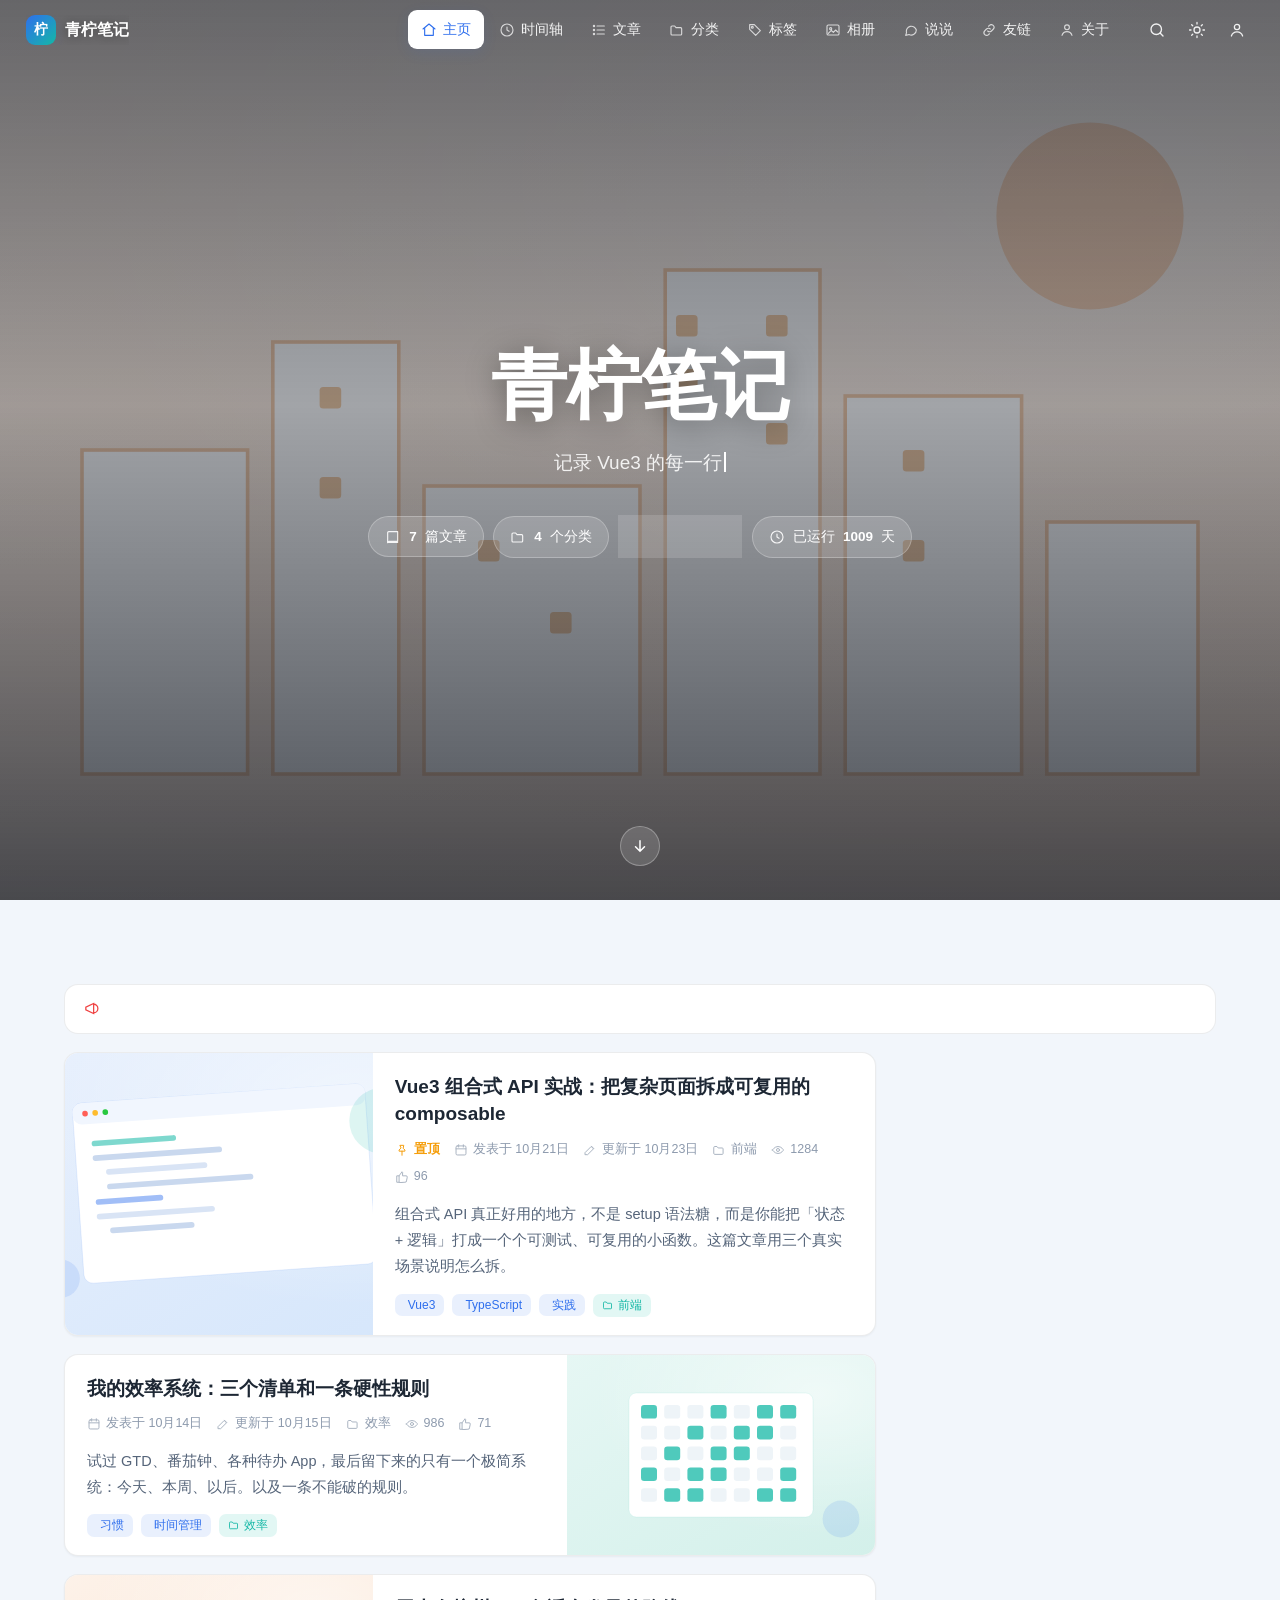
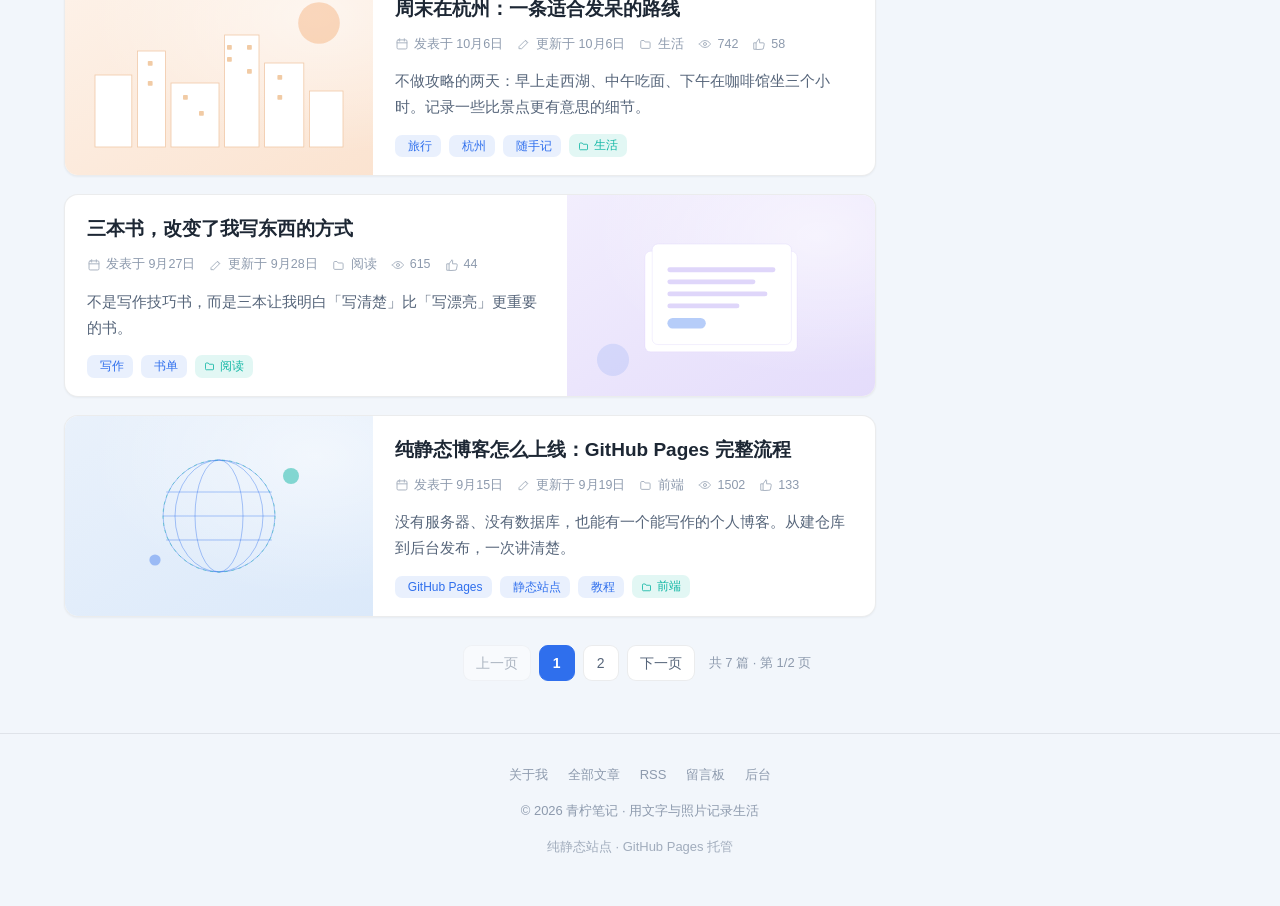
<file: index.html>
<!DOCTYPE html>
<html lang="zh-CN" data-theme="light">
<head>
<meta charset="UTF-8">
<meta name="viewport" content="width=device-width, initial-scale=1">
<title>青柠笔记 · 青柠笔记</title>
<meta name="description" content="记录代码与生活的个人博客：文章、说说、相册与友链。">
<meta name="theme-color" content="#2f6fed">
<link rel="icon" href="assets/favicon.svg" type="image/svg+xml">
<link rel="stylesheet" href="css/style.css">
</head>
<body data-page="home">
<div class="progress" id="progress" aria-hidden="true"></div>

<header class="site-header" id="siteHeader">
  <div class="header-inner">
    <a class="brand" href="index.html" aria-label="返回首页">
      <span class="brand-mark" data-site="mark">柠</span>
      <span class="brand-name" data-site="name">青柠笔记</span>
    </a>
    <nav class="nav" id="siteNav" aria-label="主导航"></nav>
    <div class="header-tools">
      <button class="icon-btn" id="searchBtn" type="button" aria-label="搜索" title="搜索">
        <svg viewBox="0 0 24 24" width="18" height="18" fill="none" stroke="currentColor" stroke-width="1.8" stroke-linecap="round"><circle cx="11" cy="11" r="7"/><path d="m20 20-3.6-3.6"/></svg>
      </button>
      <button class="icon-btn" id="themeBtn" type="button" aria-label="切换深浅色" title="切换深浅色">
        <svg class="ico-sun" viewBox="0 0 24 24" width="18" height="18" fill="none" stroke="currentColor" stroke-width="1.7" stroke-linecap="round"><circle cx="12" cy="12" r="4"/><path d="M12 2v2M12 20v2M2 12h2M20 12h2M4.9 4.9l1.4 1.4M17.7 17.7l1.4 1.4M19.1 4.9l-1.4 1.4M6.3 17.7l-1.4 1.4"/></svg>
        <svg class="ico-moon" viewBox="0 0 24 24" width="18" height="18" fill="none" stroke="currentColor" stroke-width="1.7" stroke-linecap="round"><path d="M20 14.5A8 8 0 0 1 9.5 4 8 8 0 1 0 20 14.5z"/></svg>
      </button>
      <a class="icon-btn" href="admin.html" aria-label="后台管理" title="后台管理">
        <svg viewBox="0 0 24 24" width="18" height="18" fill="none" stroke="currentColor" stroke-width="1.7" stroke-linecap="round"><circle cx="12" cy="8" r="3.5"/><path d="M4.5 20c1.2-3.7 4-5.6 7.5-5.6s6.3 1.9 7.5 5.6"/></svg>
      </a>
      <button class="icon-btn menu-btn" id="menuBtn" type="button" aria-label="菜单" aria-expanded="false">
        <svg viewBox="0 0 24 24" width="18" height="18" fill="none" stroke="currentColor" stroke-width="1.8" stroke-linecap="round"><path d="M4 7h16M4 12h16M4 17h16"/></svg>
      </button>
    </div>
  </div>
  <nav class="nav-mobile" id="mobileNav" aria-label="移动端导航"></nav>
</header>

<section class="hero" id="hero">
  <div class="hero-bg"></div>
  <div class="hero-inner">
    <h1 class="hero-title" data-site="heroTitle">青柠笔记</h1>
    <p class="hero-sub"></p>
    <div class="hero-meta"></div>
  </div>
  <button class="hero-scroll" id="scrollDown" type="button" aria-label="向下滚动">
    <svg viewBox="0 0 24 24" width="18" height="18" fill="none" stroke="currentColor" stroke-width="2" stroke-linecap="round"><path d="M12 5v14M6 13l6 6 6-6"/></svg>
  </button>
</section>

<main class="page-main" id="mainStart">
  <div class="wrap">
    <div class="announce" id="announceBar" style="margin-bottom:18px">
      <svg viewBox="0 0 24 24" width="17" height="17" fill="none" stroke="currentColor" stroke-width="1.8" stroke-linecap="round"><path d="M4 10v4l11 5V5z"/><path d="M15 6a3 3 0 0 1 0 12"/></svg>
      <div class="roll"><span data-site="notice">欢迎来到我的博客，边写边改，慢慢完善。</span></div>
    </div>
    <div class="layout">
      <div class="col-main" id="homeList"><div class="card skeleton">正在加载文章…</div></div>
      <aside class="col-side" id="sideCol"></aside>
    </div>
    <div id="homePager" style="margin-top:20px"></div>
  </div>
</main>

<footer class="site-footer">
  <div class="wrap">
    <div class="footer-links" id="footerLinks"></div>
    <p>© <span id="year">2026</span> <span id="footerName">青柠笔记</span> · 用文字与照片记录生活</p>
    <p style="margin-top:6px;opacity:.8">纯静态站点 · GitHub Pages 托管</p>
  </div>
</footer>
<button class="to-top" id="toTop" type="button" aria-label="回到顶部">
  <svg viewBox="0 0 24 24" width="18" height="18" fill="none" stroke="currentColor" stroke-width="2" stroke-linecap="round"><path d="M12 19V5M6 11l6-6 6 6"/></svg>
</button>

<script src="js/app.js"></script>
</body>
</html>
</file>
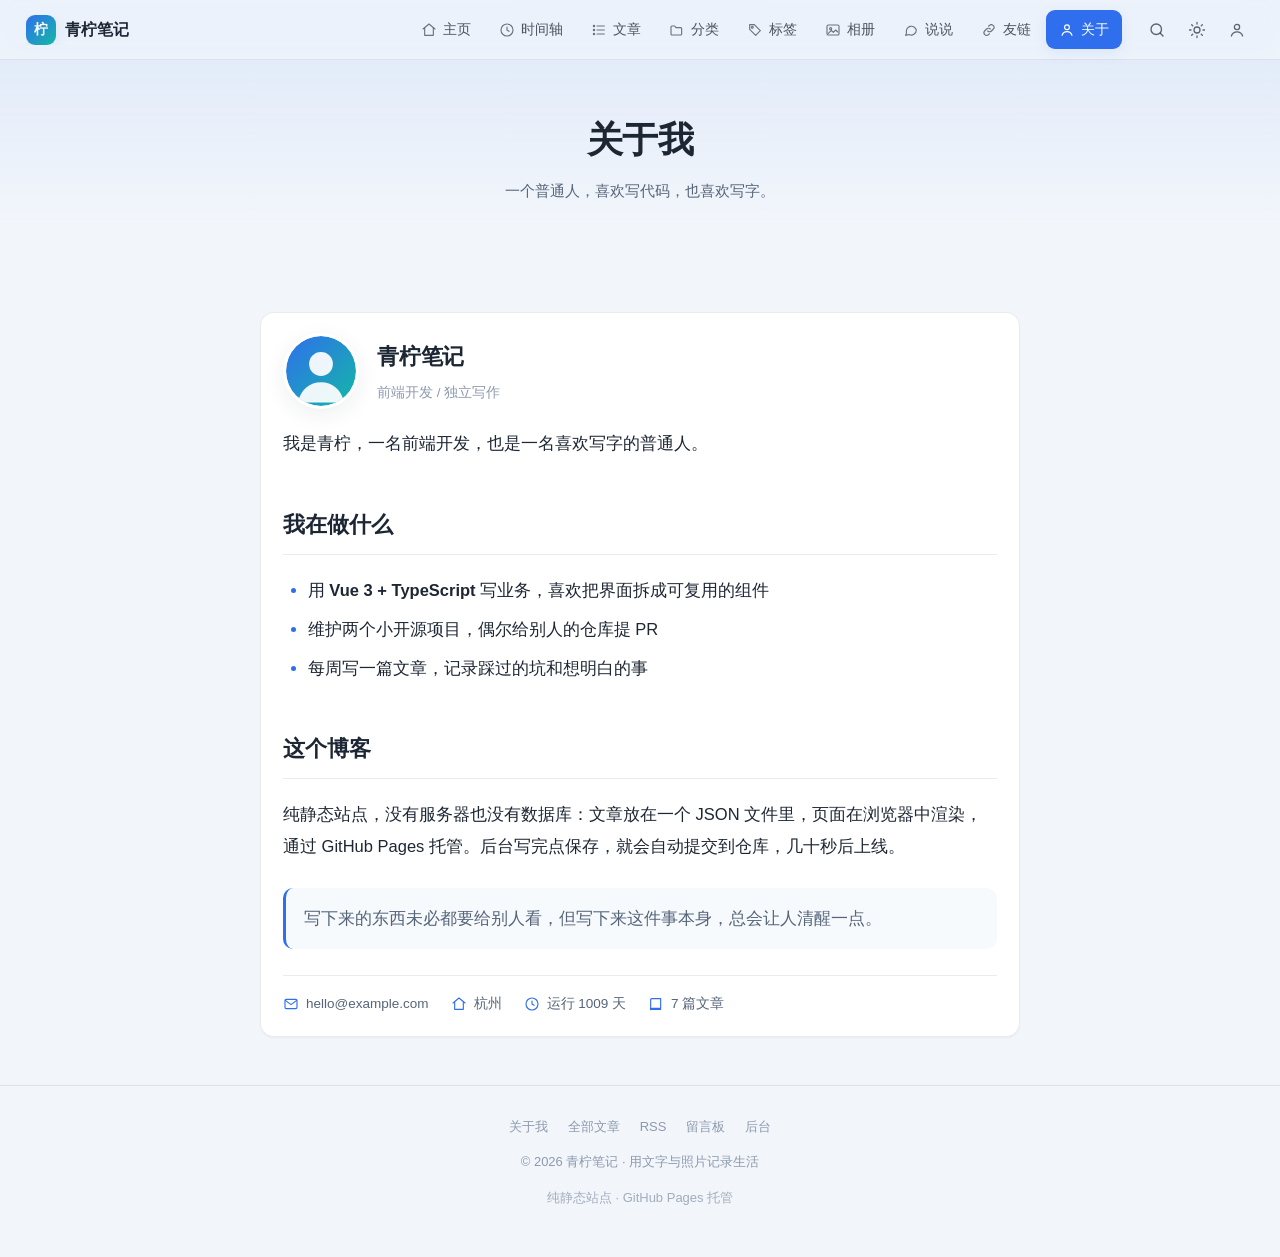
<file: about.html>
<!DOCTYPE html>
<html lang="zh-CN" data-theme="light">
<head>
<meta charset="UTF-8">
<meta name="viewport" content="width=device-width, initial-scale=1">
<title>关于 · 青柠笔记</title>
<meta name="description" content="记录代码与生活的个人博客">
<meta name="theme-color" content="#2f6fed">
<link rel="icon" href="assets/favicon.svg" type="image/svg+xml">
<link rel="stylesheet" href="css/style.css">
</head>
<body data-page="about">
<div class="progress" id="progress" aria-hidden="true"></div>

<header class="site-header" id="siteHeader">
  <div class="header-inner">
    <a class="brand" href="index.html" aria-label="返回首页">
      <span class="brand-mark" data-site="mark">柠</span>
      <span class="brand-name" data-site="name">青柠笔记</span>
    </a>
    <nav class="nav" id="siteNav" aria-label="主导航"></nav>
    <div class="header-tools">
      <button class="icon-btn" id="searchBtn" type="button" aria-label="搜索" title="搜索">
        <svg viewBox="0 0 24 24" width="18" height="18" fill="none" stroke="currentColor" stroke-width="1.8" stroke-linecap="round"><circle cx="11" cy="11" r="7"/><path d="m20 20-3.6-3.6"/></svg>
      </button>
      <button class="icon-btn" id="themeBtn" type="button" aria-label="切换深浅色" title="切换深浅色">
        <svg class="ico-sun" viewBox="0 0 24 24" width="18" height="18" fill="none" stroke="currentColor" stroke-width="1.7" stroke-linecap="round"><circle cx="12" cy="12" r="4"/><path d="M12 2v2M12 20v2M2 12h2M20 12h2M4.9 4.9l1.4 1.4M17.7 17.7l1.4 1.4M19.1 4.9l-1.4 1.4M6.3 17.7l-1.4 1.4"/></svg>
        <svg class="ico-moon" viewBox="0 0 24 24" width="18" height="18" fill="none" stroke="currentColor" stroke-width="1.7" stroke-linecap="round"><path d="M20 14.5A8 8 0 0 1 9.5 4 8 8 0 1 0 20 14.5z"/></svg>
      </button>
      <a class="icon-btn" href="admin.html" aria-label="后台管理" title="后台管理">
        <svg viewBox="0 0 24 24" width="18" height="18" fill="none" stroke="currentColor" stroke-width="1.7" stroke-linecap="round"><circle cx="12" cy="8" r="3.5"/><path d="M4.5 20c1.2-3.7 4-5.6 7.5-5.6s6.3 1.9 7.5 5.6"/></svg>
      </a>
      <button class="icon-btn menu-btn" id="menuBtn" type="button" aria-label="菜单" aria-expanded="false">
        <svg viewBox="0 0 24 24" width="18" height="18" fill="none" stroke="currentColor" stroke-width="1.8" stroke-linecap="round"><path d="M4 7h16M4 12h16M4 17h16"/></svg>
      </button>
    </div>
  </div>
  <nav class="nav-mobile" id="mobileNav" aria-label="移动端导航"></nav>
</header>


<header class="page-head"><div class="wrap"><h1>关于我</h1><p>一个普通人，喜欢写代码，也喜欢写字。</p></div></header>
<main class="page-main flat">
  <div class="wrap" style="max-width:860px">
    <div id="aboutRoot"><div class="card skeleton">正在加载…</div></div>
  </div>
</main>

<footer class="site-footer">
  <div class="wrap">
    <div class="footer-links" id="footerLinks"></div>
    <p>© <span id="year">2026</span> <span id="footerName">青柠笔记</span> · 用文字与照片记录生活</p>
    <p style="margin-top:6px;opacity:.8">纯静态站点 · GitHub Pages 托管</p>
  </div>
</footer>
<button class="to-top" id="toTop" type="button" aria-label="回到顶部">
  <svg viewBox="0 0 24 24" width="18" height="18" fill="none" stroke="currentColor" stroke-width="2" stroke-linecap="round"><path d="M12 19V5M6 11l6-6 6 6"/></svg>
</button>

<script src="js/app.js"></script>
</body>
</html>
</file>
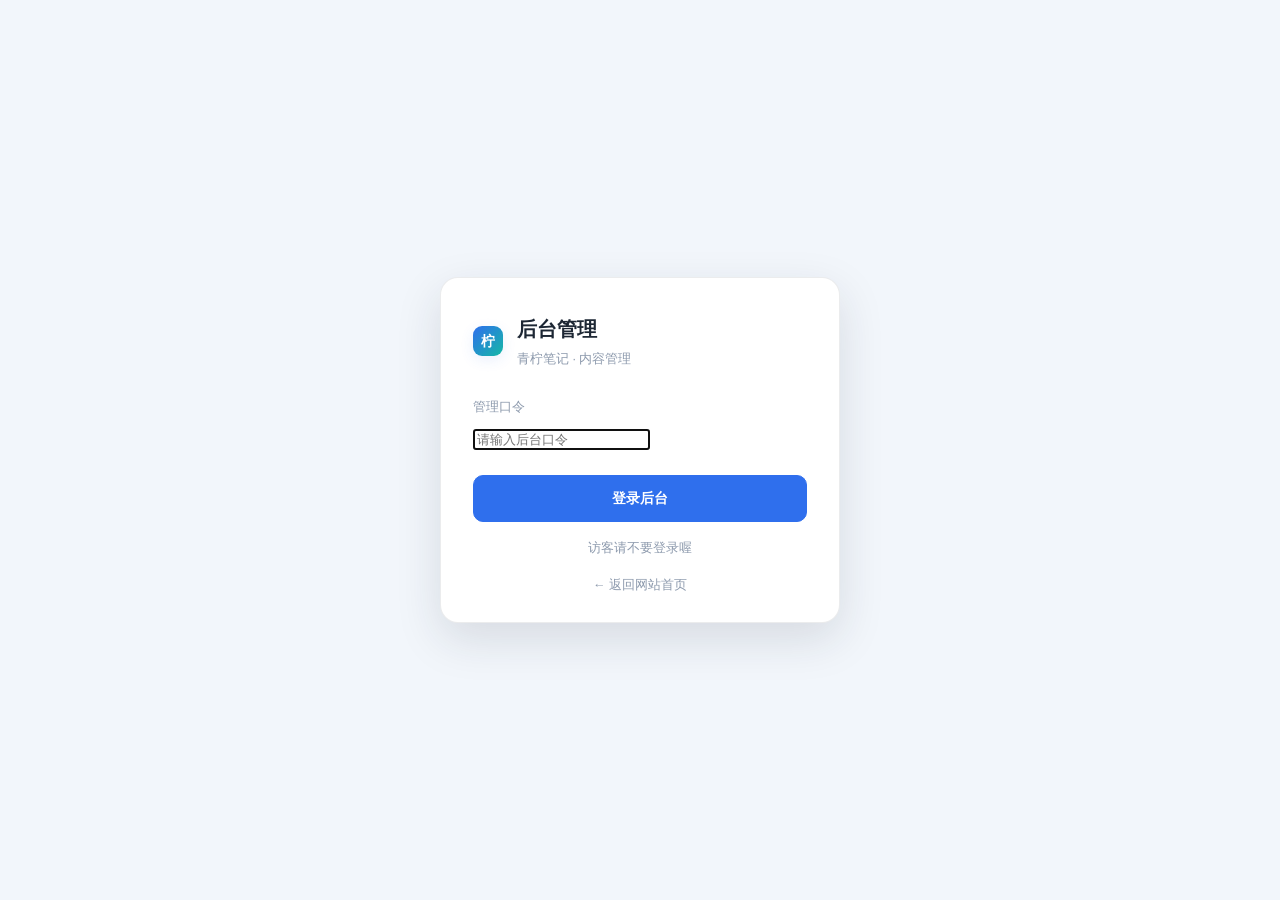
<file: admin.html>
<!DOCTYPE html>
<html lang="zh-CN" data-theme="light">
<head>
<meta charset="UTF-8">
<meta name="viewport" content="width=device-width, initial-scale=1">
<meta name="robots" content="noindex, nofollow">
<title>后台管理 · 青柠笔记</title>
<meta name="theme-color" content="#2f6fed">
<link rel="icon" href="assets/favicon.svg" type="image/svg+xml">
<link rel="stylesheet" href="css/style.css">
<link rel="stylesheet" href="css/admin.css">
</head>
<body class="admin-body">

<!-- ============ 登录 ============ -->
<section class="login-screen" id="loginScreen">
  <div class="login-card">
    <div class="login-brand">
      <span class="brand-mark">柠</span>
      <div>
        <h1>后台管理</h1>
        <p>青柠笔记 · 内容管理</p>
      </div>
    </div>
    <form id="loginForm" autocomplete="off">
      <label class="field">
        <span class="field-label">管理口令</span>
        <input type="password" id="pwInput" placeholder="请输入后台口令" required>
      </label>
      <p class="login-error" id="loginError" hidden>口令不正确，请重试。</p>
      <button class="btn-primary full" type="submit">登录后台</button>
    </form>
    <p class="login-hint">访客请不要登录喔</p>
    <p class="login-hint"><a href="index.html">← 返回网站首页</a></p>
  </div>
</section>

<!-- ============ 后台 ============ -->
<div class="admin" id="adminApp" hidden>
  <aside class="admin-side">
    <div class="admin-side-brand">
      <span class="brand-mark">柠</span>
      <span>青柠笔记</span>
    </div>
    <nav class="admin-menu" id="adminMenu">
      <button data-view="dashboard" class="active" type="button">概览</button>
      <button data-view="posts" type="button">文章管理</button>
      <button data-view="moments" type="button">说说管理</button>
      <button data-view="photos" type="button">相册管理</button>
      <button data-view="links" type="button">友链管理</button>
      <button data-view="site" type="button">站点信息</button>
      <button data-view="repo" type="button">发布设置</button>
      <button data-view="help" type="button">使用说明</button>
    </nav>
    <div class="admin-side-foot">
      <span class="conn-pill" id="connPill">未连接仓库</span>
      <a href="index.html" target="_blank" rel="noopener">↗ 预览网站</a>
      <button type="button" id="logoutBtn">退出登录</button>
    </div>
  </aside>

  <main class="admin-main">
    <header class="admin-top">
      <h2 id="viewTitle">概览</h2>
      <div class="admin-top-actions" id="viewActions"></div>
    </header>

    <div class="toast" id="toast" hidden><span id="toastText"></span><button type="button" id="toastClose">×</button></div>

    <!-- 概览 -->
    <section class="view" data-view="dashboard">
      <div class="stat-grid" id="statGrid"></div>
      <div class="card pad">
        <h3 class="card-title">最近的文章</h3>
        <div id="recentPosts"></div>
      </div>
      <div class="card pad">
        <h3 class="card-title">快捷操作</h3>
        <div class="quick-grid">
          <button class="quick" type="button" data-quick="new-post">＋ 写新文章</button>
          <button class="quick" type="button" data-quick="moment">＋ 发一条说说</button>
          <button class="quick" type="button" data-quick="photo">＋ 添加相册照片</button>
          <button class="quick" type="button" data-quick="site">编辑站点信息</button>
        </div>
      </div>
    </section>

    <!-- 文章列表 -->
    <section class="view" data-view="posts" hidden>
      <!-- 离开编辑页但还没保存时的提示条 -->
      <div class="card pad draft-resume" id="draftResume" hidden>
        <div class="draft-resume-main">
          <b>有一篇还没保存的文章</b>
          <span class="muted small" id="draftResumeTitle"></span>
        </div>
        <div class="draft-resume-ops">
          <button class="btn-primary" id="resumeDraft" type="button">继续编辑</button>
          <button class="ghost" id="discardDraft" type="button">放弃</button>
        </div>
      </div>
      <div class="card pad">
        <div class="list-tools">
          <input class="input" id="postSearch" placeholder="搜索标题、标签…">
          <select class="input select" id="postCatFilter"><option value="">全部分类</option></select>
          <select class="input select" id="postStateFilter">
            <option value="">全部状态</option><option value="live">已发布</option><option value="draft">草稿</option>
          </select>
        </div>
        <div class="table-wrap">
          <table class="table">
            <thead><tr><th style="width:40px"></th><th>标题</th><th style="width:96px">分类</th><th style="width:108px">日期</th><th style="width:74px">状态</th><th style="width:150px">操作</th></tr></thead>
            <tbody id="postTbody"></tbody>
          </table>
          <p class="empty" id="postEmpty" hidden>还没有文章，点右上角「新建文章」开始写吧。</p>
        </div>
      </div>
    </section>

    <!-- 文章编辑 -->
    <section class="view" data-view="post-edit" hidden>
      <div class="edit-grid">
        <div class="card pad">
          <label class="field"><span class="field-label">标题 <i>*</i></span><input class="input lg" id="fTitle" placeholder="给文章起个标题"></label>
          <label class="field"><span class="field-label">摘要 <small>列表卡片里显示的简介</small></span><textarea class="input" id="fSummary" rows="2" placeholder="一两句话说明这篇文章讲什么"></textarea></label>
          <div class="field">
            <span class="field-label">正文 <i>*</i> <small>支持 Markdown，也支持直接粘贴 HTML</small></span>
            <div class="md-bar">
              <button type="button" data-md="h2">标题</button>
              <button type="button" data-md="h3">小标题</button>
              <button type="button" data-md="bold">加粗</button>
              <button type="button" data-md="quote">引用</button>
              <button type="button" data-md="ul">列表</button>
              <button type="button" data-md="ol">编号</button>
              <button type="button" data-md="code">代码</button>
              <button type="button" data-md="link">链接</button>
              <button type="button" data-md="img">图片</button>
              <span class="md-status" id="wordCount">0 字</span>
            </div>
            <textarea class="input code-area" id="fContent" rows="24" spellcheck="false" placeholder="从这里开始写……"></textarea>
          </div>
          <div class="preview-box" id="previewBox" hidden>
            <div class="preview-head"><span>预览</span><button class="ghost small" type="button" id="closePreview">收起</button></div>
            <div class="prose" id="previewBody"></div>
          </div>
        </div>
        <aside class="edit-side">
          <div class="card pad">
            <label class="field"><span class="field-label">链接地址（slug）</span>
              <div class="row">
                <input class="input" id="fSlug" placeholder="自动生成">
                <button class="ghost small" type="button" id="genSlug">生成</button>
              </div>
            </label>
            <label class="field"><span class="field-label">封面图地址</span>
              <input class="input" id="fCover" placeholder="assets/covers/xxx.svg 或 https://…">
            </label>
            <label class="field"><span class="field-label">分类</span>
              <input class="input" id="fCategory" list="catOptions" placeholder="前端 / 生活 / 阅读">
              <datalist id="catOptions"></datalist>
            </label>
            <label class="field"><span class="field-label">标签 <small>逗号分隔</small></span><input class="input" id="fTags" placeholder="Vue3, 实践"></label>
            <div class="row2">
              <label class="field"><span class="field-label">发布日期</span><input class="input" id="fDate" type="date"></label>
              <label class="field"><span class="field-label">更新日期</span><input class="input" id="fUpdated" type="date"></label>
            </div>
            <div class="row2">
              <label class="field"><span class="field-label">阅读量</span><input class="input" id="fViews" type="number" min="0"></label>
              <label class="field"><span class="field-label">点赞数</span><input class="input" id="fLikes" type="number" min="0"></label>
            </div>
            <label class="check"><input type="checkbox" id="fDraft"> <span>存为草稿（前台不显示）</span></label>
            <label class="check"><input type="checkbox" id="fPinned"> <span>置顶</span></label>
          </div>
          <button class="btn-primary full" id="savePost" type="button">保存并发布</button>
          <button class="ghost full" id="previewBtn" type="button" style="margin-top:8px">预览正文</button>
        </aside>
      </div>
    </section>

    <!-- 说说 -->
    <section class="view" data-view="moments" hidden>
      <div class="card pad">
        <div class="edit-grid" style="grid-template-columns:1fr">
          <div>
            <label class="field"><span class="field-label">内容</span><textarea class="input" id="mText" rows="4" placeholder="此刻想说点什么…"></textarea></label>
            <div class="row2">
              <label class="field"><span class="field-label">日期</span><input class="input" id="mDate" type="date"></label>
              <label class="field"><span class="field-label">心情（可空）</span><input class="input" id="mMood" placeholder="🌤️ / 平静 / 开心"></label>
            </div>
            <label class="field"><span class="field-label">配图地址 <small>每行一个，可留空</small></span><textarea class="input code-area" id="mImages" rows="2" placeholder="assets/photos/p1.svg"></textarea></label>
            <div class="row" style="justify-content:flex-end">
              <button class="ghost" id="cancelMoment" type="button">取消编辑</button>
              <button class="btn-primary" id="saveMoment" type="button">保存说说</button>
            </div>
          </div>
        </div>
      </div>
      <div class="card pad">
        <h3 class="card-title">已有说说 <span class="muted small" id="momentCount"></span></h3>
        <div id="momentList"></div>
      </div>
    </section>

    <!-- 相册 -->
    <section class="view" data-view="photos" hidden>
      <div class="card pad">
        <div class="row2">
          <label class="field"><span class="field-label">图片地址 <i>*</i></span><input class="input" id="pSrc" placeholder="assets/photos/xxx.jpg 或 https://…"></label>
          <label class="field"><span class="field-label">标题 / 说明</span><input class="input" id="pTitle" placeholder="傍晚的城市"></label>
          <label class="field"><span class="field-label">所属相册</span><input class="input" id="pAlbum" placeholder="城市与光"></label>
          <label class="field"><span class="field-label">日期</span><input class="input" id="pDate" type="date"></label>
        </div>
        <div class="row" style="justify-content:flex-end">
          <button class="ghost" id="cancelPhoto" type="button">取消编辑</button>
          <button class="btn-primary" id="savePhoto" type="button">保存照片</button>
        </div>
      </div>
      <div class="card pad">
        <h3 class="card-title">相册照片 <span class="muted small" id="photoCount"></span></h3>
        <div class="photo-admin" id="photoList"></div>
      </div>
    </section>

    <!-- 友链 -->
    <section class="view" data-view="links" hidden>
      <div class="card pad">
        <div class="row2">
          <label class="field"><span class="field-label">站名 <i>*</i></span><input class="input" id="lName" placeholder="友邻前端"></label>
          <label class="field"><span class="field-label">网址 <i>*</i></span><input class="input" id="lUrl" placeholder="https://example.com"></label>
          <label class="field"><span class="field-label">头像地址</span><input class="input" id="lAvatar" placeholder="assets/friend-1.svg"></label>
          <label class="field"><span class="field-label">简介</span><input class="input" id="lDesc" placeholder="一句话介绍这个站"></label>
        </div>
        <div class="row" style="justify-content:flex-end">
          <button class="ghost" id="cancelLink" type="button">取消编辑</button>
          <button class="btn-primary" id="saveLink" type="button">保存友链</button>
        </div>
      </div>
      <div class="card pad">
        <h3 class="card-title">友链列表 <span class="muted small" id="linkCount"></span></h3>
        <div id="linkList"></div>
      </div>
    </section>

    <!-- 站点信息 -->
    <section class="view" data-view="site" hidden>
      <div class="card pad">
        <h3 class="card-title">基本信息</h3>
        <div class="row2">
          <label class="field"><span class="field-label">站点名称</span><input class="input" id="sName"></label>
          <label class="field"><span class="field-label">LOGO 文字（一个字）</span><input class="input" id="sMark" maxlength="2"></label>
          <label class="field"><span class="field-label">身份 / 角色</span><input class="input" id="sRole"></label>
          <label class="field"><span class="field-label">一句话签名</span><input class="input" id="sSlogan"></label>
          <label class="field"><span class="field-label">坐标</span><input class="input" id="sLocation"></label>
          <label class="field"><span class="field-label">邮箱</span><input class="input" id="sEmail"></label>
          <label class="field"><span class="field-label">站点建立日期 <small>用于计算运行天数</small></span><input class="input" id="sStartDate" type="date"></label>
          <label class="field"><span class="field-label">首页每页文章数</span><input class="input" id="sPageSize" type="number" min="1" max="20"></label>
          <label class="field"><span class="field-label">头像地址</span><input class="input" id="sAvatar"></label>
          <label class="field"><span class="field-label">个人卡片背景图</span><input class="input" id="sBanner" placeholder="可留空"></label>
        </div>
        <label class="field"><span class="field-label">公告</span><textarea class="input" id="sNotice" rows="2"></textarea></label>
      </div>
      <div class="card pad">
        <h3 class="card-title">首页首屏</h3>
        <div class="row2">
          <label class="field"><span class="field-label">大标题</span><input class="input" id="sHeroTitle"></label>
          <label class="field"><span class="field-label">背景图地址</span><input class="input" id="sHeroImage"></label>
        </div>
        <label class="field"><span class="field-label">轮播文字 <small>每行一句，会逐字打出</small></span><textarea class="input" id="sHeroSays" rows="3"></textarea></label>
      </div>
      <div class="card pad">
        <h3 class="card-title">关于页正文 <small class="muted">支持 Markdown</small></h3>
        <textarea class="input code-area" id="sAbout" rows="16"></textarea>
      </div>
      <div class="card pad">
        <h3 class="card-title">社交链接</h3>
        <div id="socialEditor" class="repeat"></div>
        <button class="ghost small" type="button" id="addSocial">＋ 添加一条</button>
      </div>
      <button class="btn-primary" id="saveSite" type="button">保存站点信息</button>
    </section>

    <!-- 发布设置 -->
    <section class="view" data-view="repo" hidden>
      <div class="edit-grid">
        <div class="card pad">
          <h3 class="card-title">GitHub 仓库</h3>
          <label class="field"><span class="field-label">用户名 / 组织名</span><input class="input" id="rOwner" placeholder="octocat"></label>
          <label class="field"><span class="field-label">仓库名</span><input class="input" id="rRepo" placeholder="my-blog"></label>
          <label class="field"><span class="field-label">分支</span><input class="input" id="rBranch" placeholder="main"></label>
          <label class="field"><span class="field-label">个人访问令牌（Fine-grained token）</span><input class="input" id="rToken" type="password" placeholder="github_pat_…"></label>
          <label class="check"><input type="checkbox" id="rAuto"> <span>保存时自动提交到 GitHub</span></label>
          <div class="row" style="margin-top:14px">
            <button class="btn-primary" id="saveRepo" type="button">保存设置</button>
            <button class="ghost" id="testRepo" type="button">测试连接</button>
            <button class="ghost" id="syncRepo" type="button">从仓库拉取</button>
          </div>
          <p class="muted small" style="margin-top:12px">令牌只保存在本浏览器（localStorage），不会写进网页，也不会提交到仓库。</p>
        </div>
        <aside class="edit-side">
          <div class="card pad">
            <h3 class="card-title">如何创建令牌</h3>
            <ol class="steps">
              <li>GitHub → Settings → Developer settings</li>
              <li>Personal access tokens → <b>Fine-grained tokens</b> → Generate new token</li>
              <li>Repository access 选 <b>Only select repositories</b>，勾选你的博客仓库</li>
              <li>Permissions → Repository permissions → <b>Contents: Read and write</b></li>
              <li>生成后复制到这里保存，再点「测试连接」</li>
            </ol>
          </div>
          <div class="card pad danger-card">
            <h3 class="card-title">危险操作</h3>
            <button class="ghost full danger" id="resetLocal" type="button">清除本地缓存并重新拉取</button>
          </div>
        </aside>
      </div>
    </section>

    <!-- 说明 -->
    <section class="view" data-view="help" hidden>
      <div class="help-grid">
        <article class="card pad">
          <h3 class="card-title">1. 先改登录口令</h3>
          <p class="muted">在站点目录运行下面的命令，把输出替换到 <code>js/admin-config.js</code> 的 <code>PASSWORD_HASH</code>：</p>
          <pre class="code-block">node tools/hash-password.js 你的新口令</pre>
        </article>
        <article class="card pad">
          <h3 class="card-title">2. 连接你的仓库</h3>
          <p class="muted">到「发布设置」填好用户名、仓库名、分支和令牌，保存后点「测试连接」。看到成功后，之后所有修改都会自动提交。</p>
        </article>
        <article class="card pad">
          <h3 class="card-title">3. 写文章</h3>
          <p class="muted">文章管理 → 新建文章 → 填标题和正文（Markdown）→ 保存并发布。文章列表、时间轴、分类、标签、搜索都会自动更新。</p>
        </article>
        <article class="card pad">
          <h3 class="card-title">4. 说说 / 相册 / 友链</h3>
          <p class="muted">左侧菜单分别管理。每一条都可以编辑和删除，改动同样是一次 Git 提交。</p>
        </article>
        <article class="card pad">
          <h3 class="card-title">5. 图片怎么放</h3>
          <p class="muted">把图片上传到仓库的 <code>assets/</code> 目录，然后在正文里写 <code>![说明](assets/图片名.jpg)</code>，或在「封面图地址」里填路径。</p>
        </article>
        <article class="card pad">
          <h3 class="card-title">6. 本地预览</h3>
          <p class="muted">直接双击 HTML 会被浏览器拦截数据读取，请在站点目录运行：</p>
          <pre class="code-block">node tools/serve.js</pre>
        </article>
      </div>
    </section>
  </main>
</div>

<div class="modal" id="modal" hidden>
  <div class="modal-card">
    <h3 id="modalTitle">确认操作</h3>
    <p id="modalText"></p>
    <div class="modal-actions">
      <button class="ghost" id="modalCancel" type="button">取消</button>
      <button class="btn-primary danger" id="modalOk" type="button">确定</button>
    </div>
  </div>
</div>

<script src="js/admin-config.js"></script>
<script src="js/app.js"></script>
<script src="js/admin.js"></script>
</body>
</html>
</file>
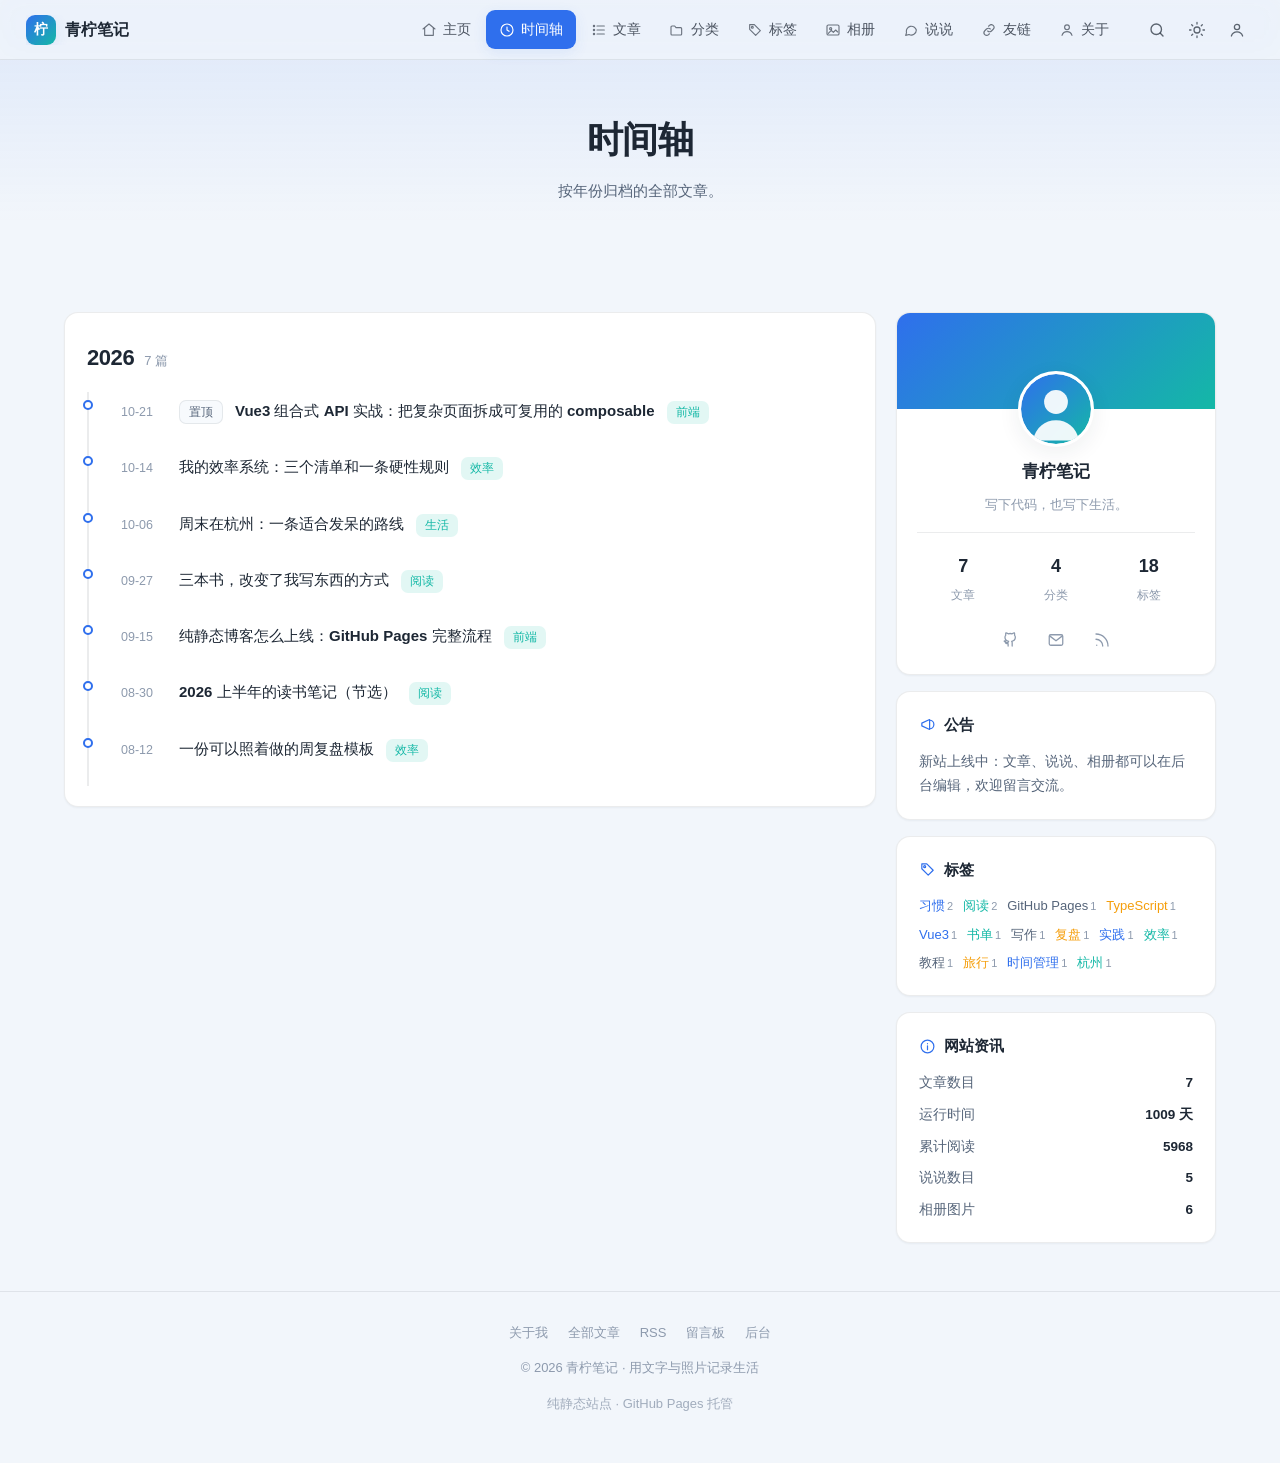
<file: archive.html>
<!DOCTYPE html>
<html lang="zh-CN" data-theme="light">
<head>
<meta charset="UTF-8">
<meta name="viewport" content="width=device-width, initial-scale=1">
<title>时间轴 · 青柠笔记</title>
<meta name="description" content="记录代码与生活的个人博客">
<meta name="theme-color" content="#2f6fed">
<link rel="icon" href="assets/favicon.svg" type="image/svg+xml">
<link rel="stylesheet" href="css/style.css">
</head>
<body data-page="archive">
<div class="progress" id="progress" aria-hidden="true"></div>

<header class="site-header" id="siteHeader">
  <div class="header-inner">
    <a class="brand" href="index.html" aria-label="返回首页">
      <span class="brand-mark" data-site="mark">柠</span>
      <span class="brand-name" data-site="name">青柠笔记</span>
    </a>
    <nav class="nav" id="siteNav" aria-label="主导航"></nav>
    <div class="header-tools">
      <button class="icon-btn" id="searchBtn" type="button" aria-label="搜索" title="搜索">
        <svg viewBox="0 0 24 24" width="18" height="18" fill="none" stroke="currentColor" stroke-width="1.8" stroke-linecap="round"><circle cx="11" cy="11" r="7"/><path d="m20 20-3.6-3.6"/></svg>
      </button>
      <button class="icon-btn" id="themeBtn" type="button" aria-label="切换深浅色" title="切换深浅色">
        <svg class="ico-sun" viewBox="0 0 24 24" width="18" height="18" fill="none" stroke="currentColor" stroke-width="1.7" stroke-linecap="round"><circle cx="12" cy="12" r="4"/><path d="M12 2v2M12 20v2M2 12h2M20 12h2M4.9 4.9l1.4 1.4M17.7 17.7l1.4 1.4M19.1 4.9l-1.4 1.4M6.3 17.7l-1.4 1.4"/></svg>
        <svg class="ico-moon" viewBox="0 0 24 24" width="18" height="18" fill="none" stroke="currentColor" stroke-width="1.7" stroke-linecap="round"><path d="M20 14.5A8 8 0 0 1 9.5 4 8 8 0 1 0 20 14.5z"/></svg>
      </button>
      <a class="icon-btn" href="admin.html" aria-label="后台管理" title="后台管理">
        <svg viewBox="0 0 24 24" width="18" height="18" fill="none" stroke="currentColor" stroke-width="1.7" stroke-linecap="round"><circle cx="12" cy="8" r="3.5"/><path d="M4.5 20c1.2-3.7 4-5.6 7.5-5.6s6.3 1.9 7.5 5.6"/></svg>
      </a>
      <button class="icon-btn menu-btn" id="menuBtn" type="button" aria-label="菜单" aria-expanded="false">
        <svg viewBox="0 0 24 24" width="18" height="18" fill="none" stroke="currentColor" stroke-width="1.8" stroke-linecap="round"><path d="M4 7h16M4 12h16M4 17h16"/></svg>
      </button>
    </div>
  </div>
  <nav class="nav-mobile" id="mobileNav" aria-label="移动端导航"></nav>
</header>


<header class="page-head"><div class="wrap"><h1>时间轴</h1><p>按年份归档的全部文章。</p></div></header>
<main class="page-main flat">
  <div class="wrap">
    <div class="layout">
      <div class="col-main" id="archiveRoot"><div class="card skeleton">正在加载…</div></div>
      <aside class="col-side" id="sideCol"></aside>
    </div>
  </div>
</main>

<footer class="site-footer">
  <div class="wrap">
    <div class="footer-links" id="footerLinks"></div>
    <p>© <span id="year">2026</span> <span id="footerName">青柠笔记</span> · 用文字与照片记录生活</p>
    <p style="margin-top:6px;opacity:.8">纯静态站点 · GitHub Pages 托管</p>
  </div>
</footer>
<button class="to-top" id="toTop" type="button" aria-label="回到顶部">
  <svg viewBox="0 0 24 24" width="18" height="18" fill="none" stroke="currentColor" stroke-width="2" stroke-linecap="round"><path d="M12 19V5M6 11l6-6 6 6"/></svg>
</button>

<script src="js/app.js"></script>
</body>
</html>
</file>
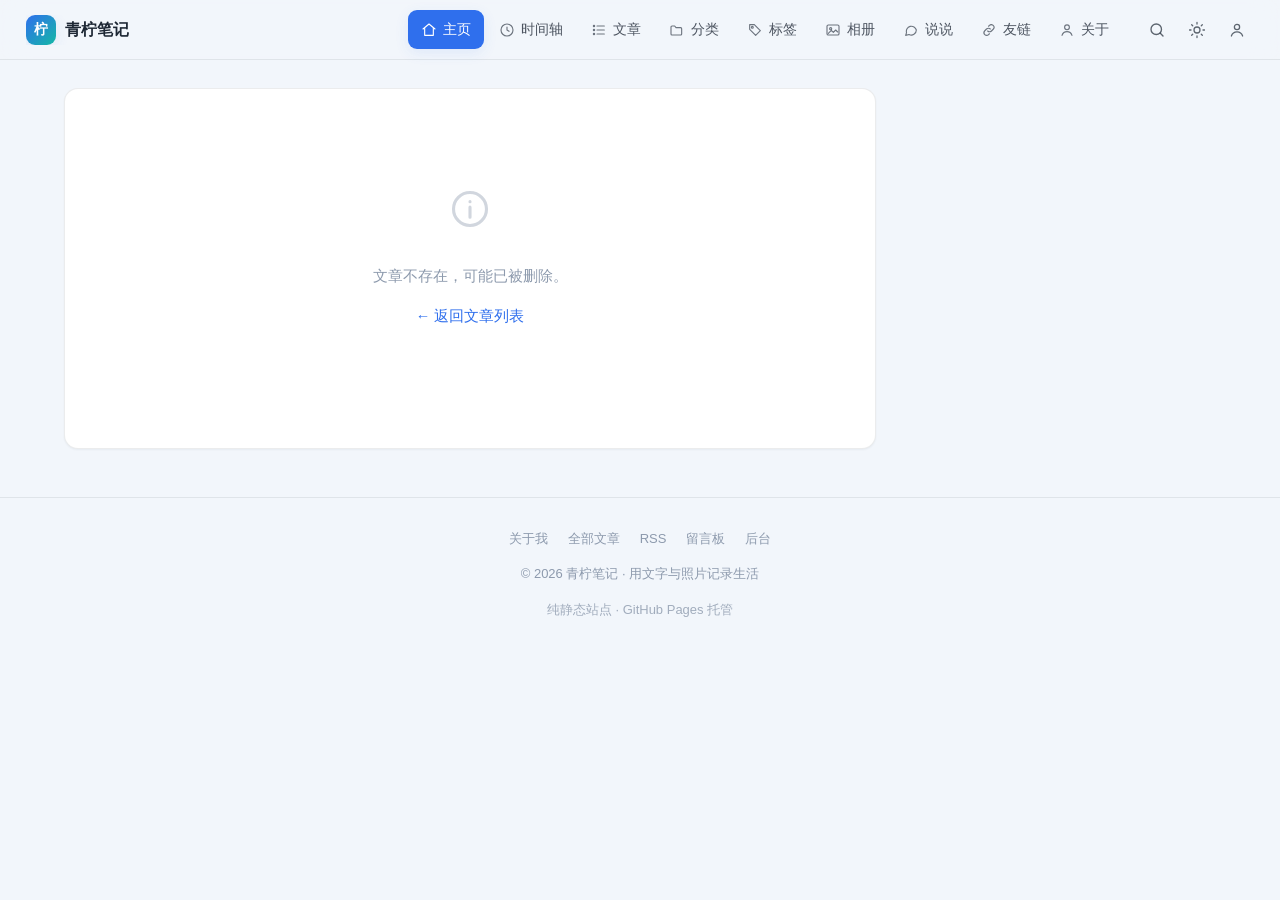
<file: article.html>
<!DOCTYPE html>
<html lang="zh-CN" data-theme="light">
<head>
<meta charset="UTF-8">
<meta name="viewport" content="width=device-width, initial-scale=1">
<title>文章 · 青柠笔记</title>
<meta name="description" content="记录代码与生活的个人博客">
<meta name="theme-color" content="#2f6fed">
<link rel="icon" href="assets/favicon.svg" type="image/svg+xml">
<link rel="stylesheet" href="css/style.css">
</head>
<body data-page="article">
<div class="progress" id="progress" aria-hidden="true"></div>

<header class="site-header" id="siteHeader">
  <div class="header-inner">
    <a class="brand" href="index.html" aria-label="返回首页">
      <span class="brand-mark" data-site="mark">柠</span>
      <span class="brand-name" data-site="name">青柠笔记</span>
    </a>
    <nav class="nav" id="siteNav" aria-label="主导航"></nav>
    <div class="header-tools">
      <button class="icon-btn" id="searchBtn" type="button" aria-label="搜索" title="搜索">
        <svg viewBox="0 0 24 24" width="18" height="18" fill="none" stroke="currentColor" stroke-width="1.8" stroke-linecap="round"><circle cx="11" cy="11" r="7"/><path d="m20 20-3.6-3.6"/></svg>
      </button>
      <button class="icon-btn" id="themeBtn" type="button" aria-label="切换深浅色" title="切换深浅色">
        <svg class="ico-sun" viewBox="0 0 24 24" width="18" height="18" fill="none" stroke="currentColor" stroke-width="1.7" stroke-linecap="round"><circle cx="12" cy="12" r="4"/><path d="M12 2v2M12 20v2M2 12h2M20 12h2M4.9 4.9l1.4 1.4M17.7 17.7l1.4 1.4M19.1 4.9l-1.4 1.4M6.3 17.7l-1.4 1.4"/></svg>
        <svg class="ico-moon" viewBox="0 0 24 24" width="18" height="18" fill="none" stroke="currentColor" stroke-width="1.7" stroke-linecap="round"><path d="M20 14.5A8 8 0 0 1 9.5 4 8 8 0 1 0 20 14.5z"/></svg>
      </button>
      <a class="icon-btn" href="admin.html" aria-label="后台管理" title="后台管理">
        <svg viewBox="0 0 24 24" width="18" height="18" fill="none" stroke="currentColor" stroke-width="1.7" stroke-linecap="round"><circle cx="12" cy="8" r="3.5"/><path d="M4.5 20c1.2-3.7 4-5.6 7.5-5.6s6.3 1.9 7.5 5.6"/></svg>
      </a>
      <button class="icon-btn menu-btn" id="menuBtn" type="button" aria-label="菜单" aria-expanded="false">
        <svg viewBox="0 0 24 24" width="18" height="18" fill="none" stroke="currentColor" stroke-width="1.8" stroke-linecap="round"><path d="M4 7h16M4 12h16M4 17h16"/></svg>
      </button>
    </div>
  </div>
  <nav class="nav-mobile" id="mobileNav" aria-label="移动端导航"></nav>
</header>


<main class="page-main flat">
  <div class="wrap">
    <div class="layout">
      <div class="col-main" id="articleRoot"><div class="card skeleton">正在加载文章…</div></div>
      <aside class="col-side">
        <section class="card pad toc-card" id="tocCard" hidden></section>
        <div id="sideColWrap" style="display:contents"></div>
      </aside>
    </div>
  </div>
</main>

<footer class="site-footer">
  <div class="wrap">
    <div class="footer-links" id="footerLinks"></div>
    <p>© <span id="year">2026</span> <span id="footerName">青柠笔记</span> · 用文字与照片记录生活</p>
    <p style="margin-top:6px;opacity:.8">纯静态站点 · GitHub Pages 托管</p>
  </div>
</footer>
<button class="to-top" id="toTop" type="button" aria-label="回到顶部">
  <svg viewBox="0 0 24 24" width="18" height="18" fill="none" stroke="currentColor" stroke-width="2" stroke-linecap="round"><path d="M12 19V5M6 11l6-6 6 6"/></svg>
</button>

<script src="js/app.js"></script>
</body>
</html>
</file>
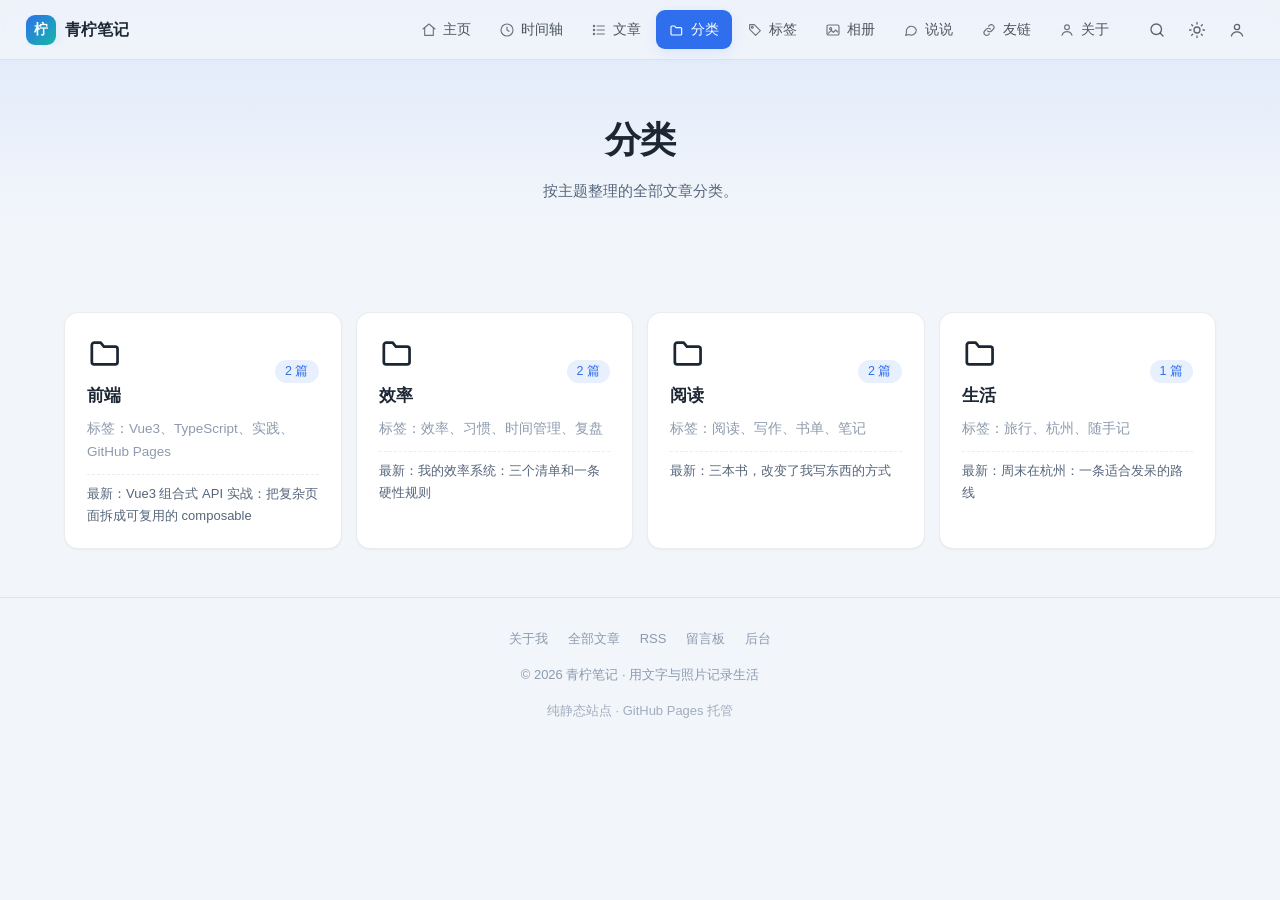
<file: category.html>
<!DOCTYPE html>
<html lang="zh-CN" data-theme="light">
<head>
<meta charset="UTF-8">
<meta name="viewport" content="width=device-width, initial-scale=1">
<title>分类 · 青柠笔记</title>
<meta name="description" content="记录代码与生活的个人博客">
<meta name="theme-color" content="#2f6fed">
<link rel="icon" href="assets/favicon.svg" type="image/svg+xml">
<link rel="stylesheet" href="css/style.css">
</head>
<body data-page="category">
<div class="progress" id="progress" aria-hidden="true"></div>

<header class="site-header" id="siteHeader">
  <div class="header-inner">
    <a class="brand" href="index.html" aria-label="返回首页">
      <span class="brand-mark" data-site="mark">柠</span>
      <span class="brand-name" data-site="name">青柠笔记</span>
    </a>
    <nav class="nav" id="siteNav" aria-label="主导航"></nav>
    <div class="header-tools">
      <button class="icon-btn" id="searchBtn" type="button" aria-label="搜索" title="搜索">
        <svg viewBox="0 0 24 24" width="18" height="18" fill="none" stroke="currentColor" stroke-width="1.8" stroke-linecap="round"><circle cx="11" cy="11" r="7"/><path d="m20 20-3.6-3.6"/></svg>
      </button>
      <button class="icon-btn" id="themeBtn" type="button" aria-label="切换深浅色" title="切换深浅色">
        <svg class="ico-sun" viewBox="0 0 24 24" width="18" height="18" fill="none" stroke="currentColor" stroke-width="1.7" stroke-linecap="round"><circle cx="12" cy="12" r="4"/><path d="M12 2v2M12 20v2M2 12h2M20 12h2M4.9 4.9l1.4 1.4M17.7 17.7l1.4 1.4M19.1 4.9l-1.4 1.4M6.3 17.7l-1.4 1.4"/></svg>
        <svg class="ico-moon" viewBox="0 0 24 24" width="18" height="18" fill="none" stroke="currentColor" stroke-width="1.7" stroke-linecap="round"><path d="M20 14.5A8 8 0 0 1 9.5 4 8 8 0 1 0 20 14.5z"/></svg>
      </button>
      <a class="icon-btn" href="admin.html" aria-label="后台管理" title="后台管理">
        <svg viewBox="0 0 24 24" width="18" height="18" fill="none" stroke="currentColor" stroke-width="1.7" stroke-linecap="round"><circle cx="12" cy="8" r="3.5"/><path d="M4.5 20c1.2-3.7 4-5.6 7.5-5.6s6.3 1.9 7.5 5.6"/></svg>
      </a>
      <button class="icon-btn menu-btn" id="menuBtn" type="button" aria-label="菜单" aria-expanded="false">
        <svg viewBox="0 0 24 24" width="18" height="18" fill="none" stroke="currentColor" stroke-width="1.8" stroke-linecap="round"><path d="M4 7h16M4 12h16M4 17h16"/></svg>
      </button>
    </div>
  </div>
  <nav class="nav-mobile" id="mobileNav" aria-label="移动端导航"></nav>
</header>


<header class="page-head" id="pageHead"><div class="wrap"><h1>分类</h1><p>按主题整理的全部文章分类。</p></div></header>
<main class="page-main flat">
  <div class="wrap">
    <p id="backLink" hidden style="margin:0 0 12px"><a href="category.html" style="color:var(--primary);font-size:14px">← 查看全部分类</a></p>
    <div id="categoryRoot"><div class="card skeleton">正在加载…</div></div>
  </div>
</main>

<footer class="site-footer">
  <div class="wrap">
    <div class="footer-links" id="footerLinks"></div>
    <p>© <span id="year">2026</span> <span id="footerName">青柠笔记</span> · 用文字与照片记录生活</p>
    <p style="margin-top:6px;opacity:.8">纯静态站点 · GitHub Pages 托管</p>
  </div>
</footer>
<button class="to-top" id="toTop" type="button" aria-label="回到顶部">
  <svg viewBox="0 0 24 24" width="18" height="18" fill="none" stroke="currentColor" stroke-width="2" stroke-linecap="round"><path d="M12 19V5M6 11l6-6 6 6"/></svg>
</button>

<script src="js/app.js"></script>
</body>
</html>
</file>
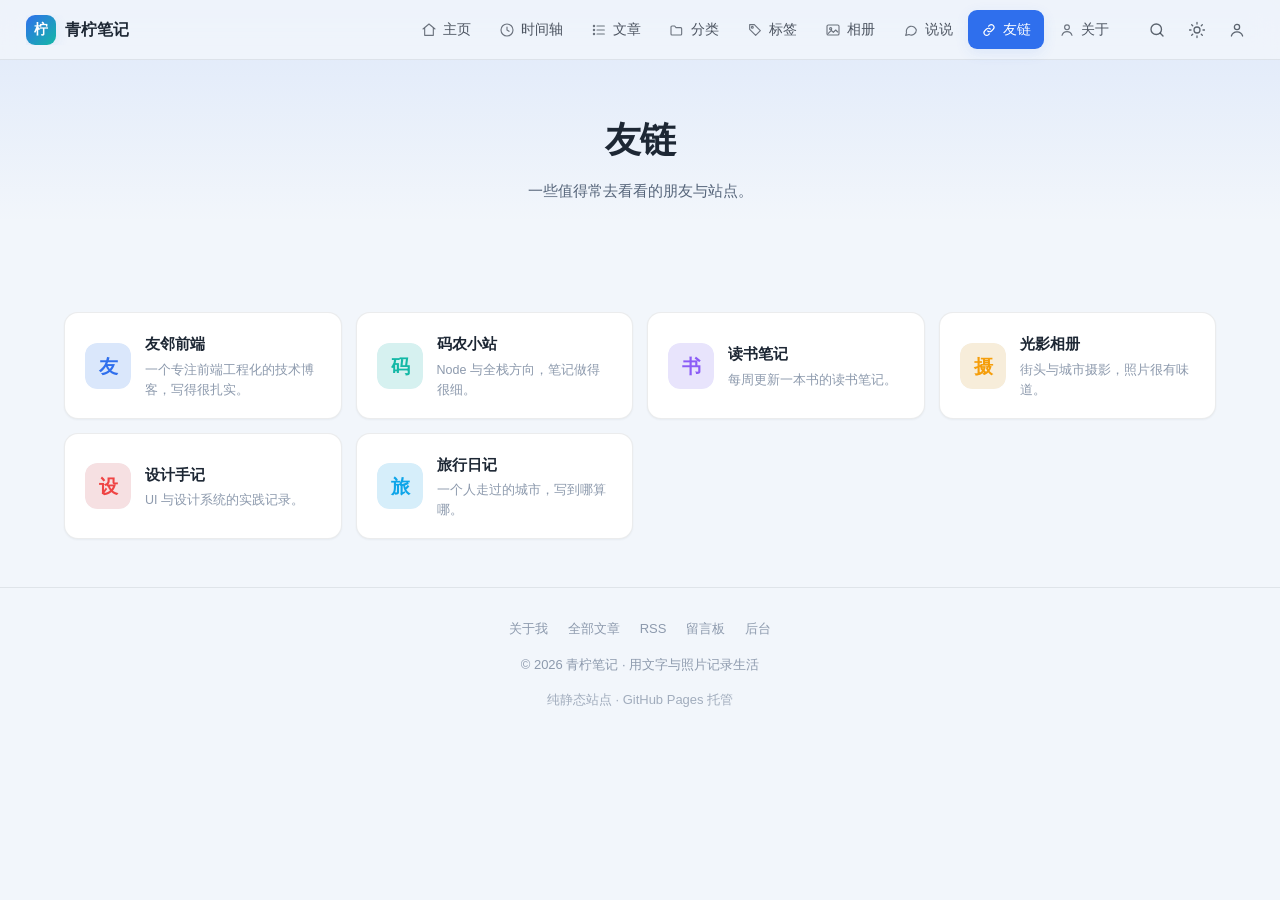
<file: links.html>
<!DOCTYPE html>
<html lang="zh-CN" data-theme="light">
<head>
<meta charset="UTF-8">
<meta name="viewport" content="width=device-width, initial-scale=1">
<title>友链 · 青柠笔记</title>
<meta name="description" content="记录代码与生活的个人博客">
<meta name="theme-color" content="#2f6fed">
<link rel="icon" href="assets/favicon.svg" type="image/svg+xml">
<link rel="stylesheet" href="css/style.css">
</head>
<body data-page="links">
<div class="progress" id="progress" aria-hidden="true"></div>

<header class="site-header" id="siteHeader">
  <div class="header-inner">
    <a class="brand" href="index.html" aria-label="返回首页">
      <span class="brand-mark" data-site="mark">柠</span>
      <span class="brand-name" data-site="name">青柠笔记</span>
    </a>
    <nav class="nav" id="siteNav" aria-label="主导航"></nav>
    <div class="header-tools">
      <button class="icon-btn" id="searchBtn" type="button" aria-label="搜索" title="搜索">
        <svg viewBox="0 0 24 24" width="18" height="18" fill="none" stroke="currentColor" stroke-width="1.8" stroke-linecap="round"><circle cx="11" cy="11" r="7"/><path d="m20 20-3.6-3.6"/></svg>
      </button>
      <button class="icon-btn" id="themeBtn" type="button" aria-label="切换深浅色" title="切换深浅色">
        <svg class="ico-sun" viewBox="0 0 24 24" width="18" height="18" fill="none" stroke="currentColor" stroke-width="1.7" stroke-linecap="round"><circle cx="12" cy="12" r="4"/><path d="M12 2v2M12 20v2M2 12h2M20 12h2M4.9 4.9l1.4 1.4M17.7 17.7l1.4 1.4M19.1 4.9l-1.4 1.4M6.3 17.7l-1.4 1.4"/></svg>
        <svg class="ico-moon" viewBox="0 0 24 24" width="18" height="18" fill="none" stroke="currentColor" stroke-width="1.7" stroke-linecap="round"><path d="M20 14.5A8 8 0 0 1 9.5 4 8 8 0 1 0 20 14.5z"/></svg>
      </button>
      <a class="icon-btn" href="admin.html" aria-label="后台管理" title="后台管理">
        <svg viewBox="0 0 24 24" width="18" height="18" fill="none" stroke="currentColor" stroke-width="1.7" stroke-linecap="round"><circle cx="12" cy="8" r="3.5"/><path d="M4.5 20c1.2-3.7 4-5.6 7.5-5.6s6.3 1.9 7.5 5.6"/></svg>
      </a>
      <button class="icon-btn menu-btn" id="menuBtn" type="button" aria-label="菜单" aria-expanded="false">
        <svg viewBox="0 0 24 24" width="18" height="18" fill="none" stroke="currentColor" stroke-width="1.8" stroke-linecap="round"><path d="M4 7h16M4 12h16M4 17h16"/></svg>
      </button>
    </div>
  </div>
  <nav class="nav-mobile" id="mobileNav" aria-label="移动端导航"></nav>
</header>


<header class="page-head"><div class="wrap"><h1>友链</h1><p>一些值得常去看看的朋友与站点。</p></div></header>
<main class="page-main flat">
  <div class="wrap">
    <div id="linkRoot"><div class="card skeleton">正在加载…</div></div>
  </div>
</main>

<footer class="site-footer">
  <div class="wrap">
    <div class="footer-links" id="footerLinks"></div>
    <p>© <span id="year">2026</span> <span id="footerName">青柠笔记</span> · 用文字与照片记录生活</p>
    <p style="margin-top:6px;opacity:.8">纯静态站点 · GitHub Pages 托管</p>
  </div>
</footer>
<button class="to-top" id="toTop" type="button" aria-label="回到顶部">
  <svg viewBox="0 0 24 24" width="18" height="18" fill="none" stroke="currentColor" stroke-width="2" stroke-linecap="round"><path d="M12 19V5M6 11l6-6 6 6"/></svg>
</button>

<script src="js/app.js"></script>
</body>
</html>
</file>
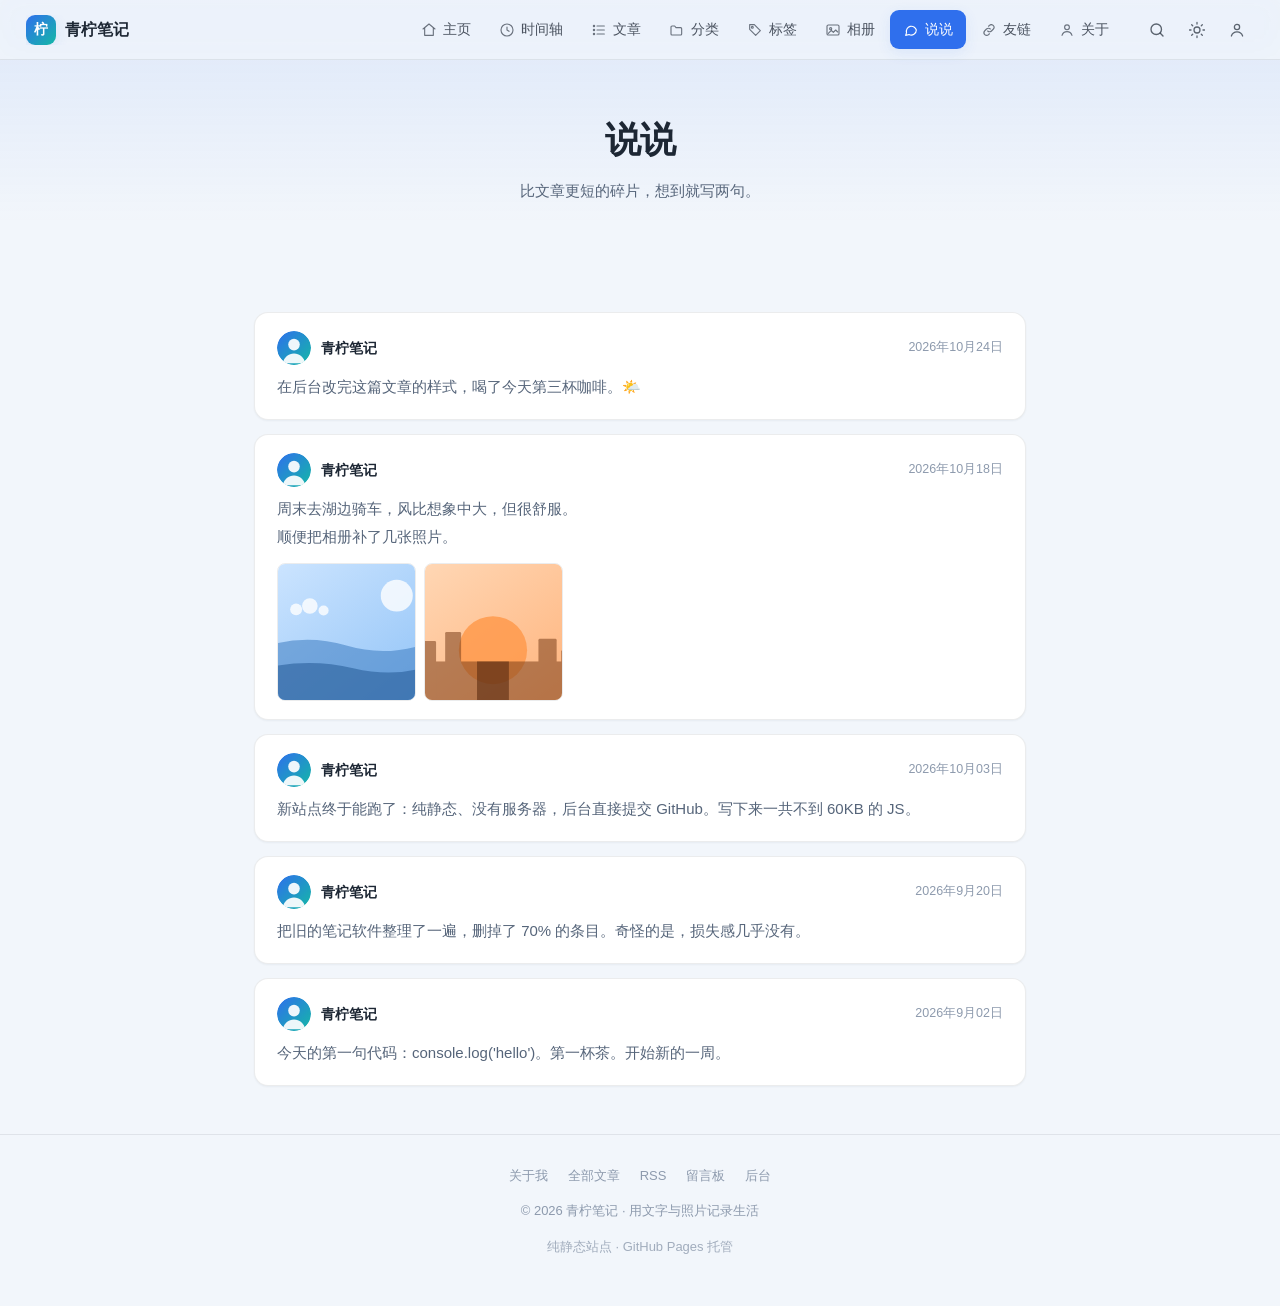
<file: moments.html>
<!DOCTYPE html>
<html lang="zh-CN" data-theme="light">
<head>
<meta charset="UTF-8">
<meta name="viewport" content="width=device-width, initial-scale=1">
<title>说说 · 青柠笔记</title>
<meta name="description" content="记录代码与生活的个人博客">
<meta name="theme-color" content="#2f6fed">
<link rel="icon" href="assets/favicon.svg" type="image/svg+xml">
<link rel="stylesheet" href="css/style.css">
</head>
<body data-page="moments">
<div class="progress" id="progress" aria-hidden="true"></div>

<header class="site-header" id="siteHeader">
  <div class="header-inner">
    <a class="brand" href="index.html" aria-label="返回首页">
      <span class="brand-mark" data-site="mark">柠</span>
      <span class="brand-name" data-site="name">青柠笔记</span>
    </a>
    <nav class="nav" id="siteNav" aria-label="主导航"></nav>
    <div class="header-tools">
      <button class="icon-btn" id="searchBtn" type="button" aria-label="搜索" title="搜索">
        <svg viewBox="0 0 24 24" width="18" height="18" fill="none" stroke="currentColor" stroke-width="1.8" stroke-linecap="round"><circle cx="11" cy="11" r="7"/><path d="m20 20-3.6-3.6"/></svg>
      </button>
      <button class="icon-btn" id="themeBtn" type="button" aria-label="切换深浅色" title="切换深浅色">
        <svg class="ico-sun" viewBox="0 0 24 24" width="18" height="18" fill="none" stroke="currentColor" stroke-width="1.7" stroke-linecap="round"><circle cx="12" cy="12" r="4"/><path d="M12 2v2M12 20v2M2 12h2M20 12h2M4.9 4.9l1.4 1.4M17.7 17.7l1.4 1.4M19.1 4.9l-1.4 1.4M6.3 17.7l-1.4 1.4"/></svg>
        <svg class="ico-moon" viewBox="0 0 24 24" width="18" height="18" fill="none" stroke="currentColor" stroke-width="1.7" stroke-linecap="round"><path d="M20 14.5A8 8 0 0 1 9.5 4 8 8 0 1 0 20 14.5z"/></svg>
      </button>
      <a class="icon-btn" href="admin.html" aria-label="后台管理" title="后台管理">
        <svg viewBox="0 0 24 24" width="18" height="18" fill="none" stroke="currentColor" stroke-width="1.7" stroke-linecap="round"><circle cx="12" cy="8" r="3.5"/><path d="M4.5 20c1.2-3.7 4-5.6 7.5-5.6s6.3 1.9 7.5 5.6"/></svg>
      </a>
      <button class="icon-btn menu-btn" id="menuBtn" type="button" aria-label="菜单" aria-expanded="false">
        <svg viewBox="0 0 24 24" width="18" height="18" fill="none" stroke="currentColor" stroke-width="1.8" stroke-linecap="round"><path d="M4 7h16M4 12h16M4 17h16"/></svg>
      </button>
    </div>
  </div>
  <nav class="nav-mobile" id="mobileNav" aria-label="移动端导航"></nav>
</header>


<header class="page-head"><div class="wrap"><h1>说说</h1><p>比文章更短的碎片，想到就写两句。</p></div></header>
<main class="page-main flat">
  <div class="wrap" style="max-width:820px">
    <div id="momentRoot"><div class="card skeleton">正在加载…</div></div>
  </div>
</main>
<div class="lightbox" id="lightbox" hidden>
  <button class="close" type="button" aria-label="关闭">×</button>
  <button class="nav prev" type="button" aria-label="上一张">‹</button>
  <button class="nav next" type="button" aria-label="下一张">›</button>
  <div style="display:grid;place-items:center;max-width:100%">
    <img alt="" decoding="async">
    <div class="cap"></div>
  </div>
</div>

<footer class="site-footer">
  <div class="wrap">
    <div class="footer-links" id="footerLinks"></div>
    <p>© <span id="year">2026</span> <span id="footerName">青柠笔记</span> · 用文字与照片记录生活</p>
    <p style="margin-top:6px;opacity:.8">纯静态站点 · GitHub Pages 托管</p>
  </div>
</footer>
<button class="to-top" id="toTop" type="button" aria-label="回到顶部">
  <svg viewBox="0 0 24 24" width="18" height="18" fill="none" stroke="currentColor" stroke-width="2" stroke-linecap="round"><path d="M12 19V5M6 11l6-6 6 6"/></svg>
</button>

<script src="js/app.js"></script>
</body>
</html>
</file>
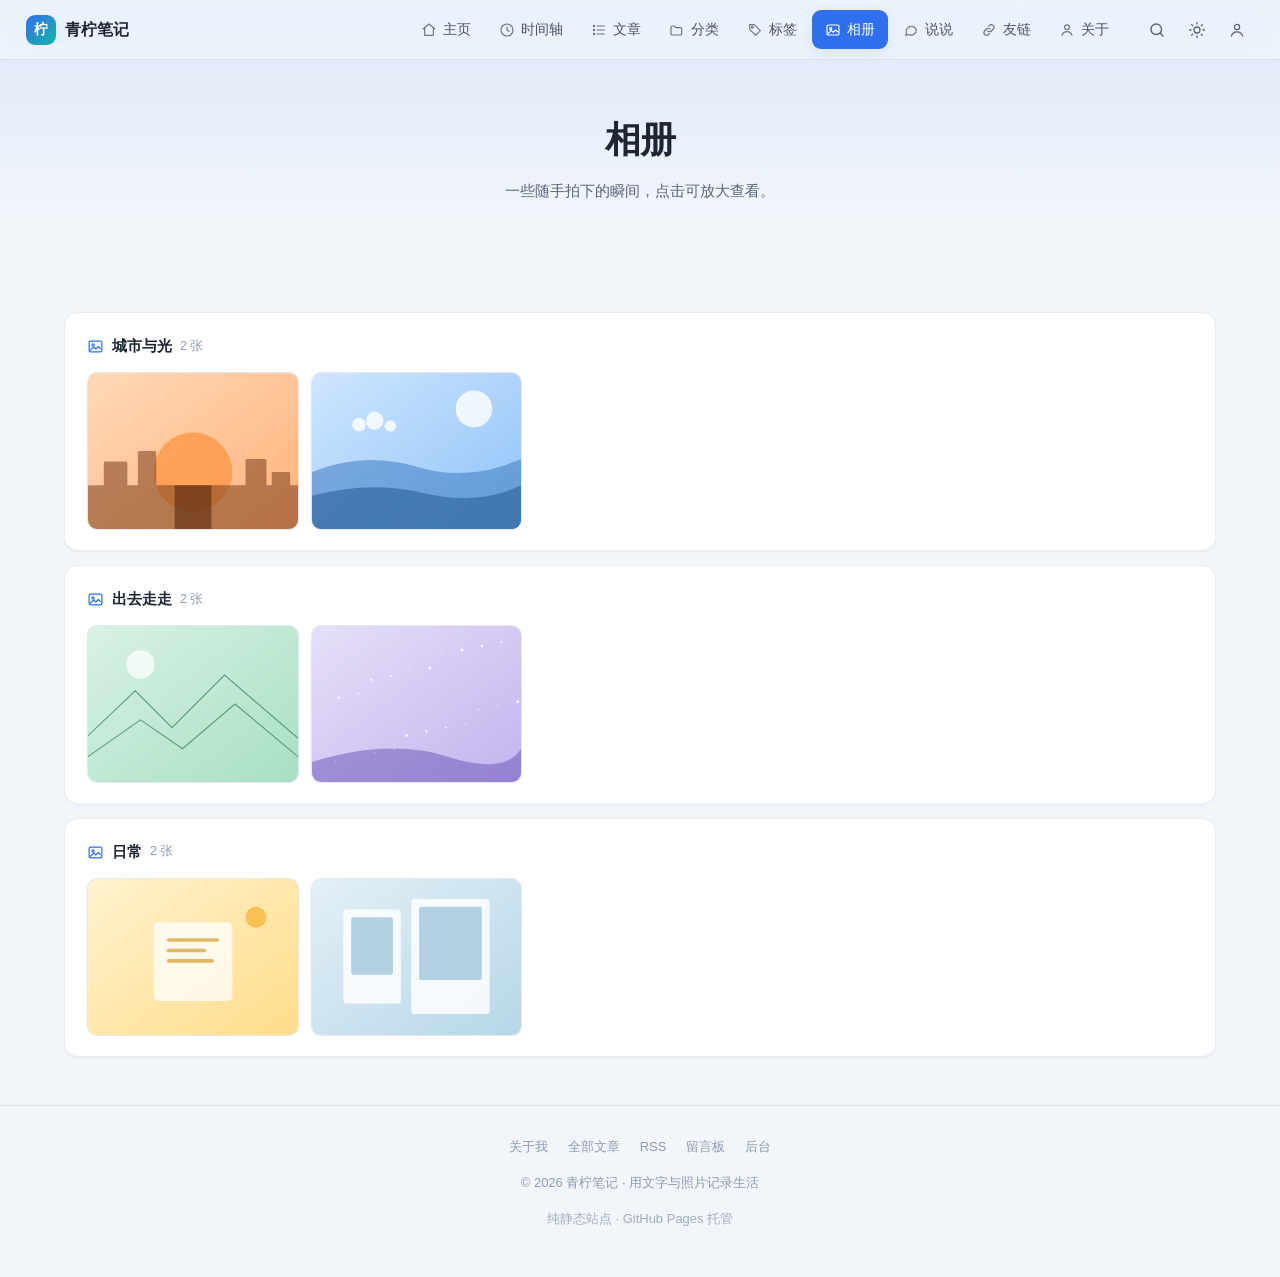
<file: photos.html>
<!DOCTYPE html>
<html lang="zh-CN" data-theme="light">
<head>
<meta charset="UTF-8">
<meta name="viewport" content="width=device-width, initial-scale=1">
<title>相册 · 青柠笔记</title>
<meta name="description" content="记录代码与生活的个人博客">
<meta name="theme-color" content="#2f6fed">
<link rel="icon" href="assets/favicon.svg" type="image/svg+xml">
<link rel="stylesheet" href="css/style.css">
</head>
<body data-page="photos">
<div class="progress" id="progress" aria-hidden="true"></div>

<header class="site-header" id="siteHeader">
  <div class="header-inner">
    <a class="brand" href="index.html" aria-label="返回首页">
      <span class="brand-mark" data-site="mark">柠</span>
      <span class="brand-name" data-site="name">青柠笔记</span>
    </a>
    <nav class="nav" id="siteNav" aria-label="主导航"></nav>
    <div class="header-tools">
      <button class="icon-btn" id="searchBtn" type="button" aria-label="搜索" title="搜索">
        <svg viewBox="0 0 24 24" width="18" height="18" fill="none" stroke="currentColor" stroke-width="1.8" stroke-linecap="round"><circle cx="11" cy="11" r="7"/><path d="m20 20-3.6-3.6"/></svg>
      </button>
      <button class="icon-btn" id="themeBtn" type="button" aria-label="切换深浅色" title="切换深浅色">
        <svg class="ico-sun" viewBox="0 0 24 24" width="18" height="18" fill="none" stroke="currentColor" stroke-width="1.7" stroke-linecap="round"><circle cx="12" cy="12" r="4"/><path d="M12 2v2M12 20v2M2 12h2M20 12h2M4.9 4.9l1.4 1.4M17.7 17.7l1.4 1.4M19.1 4.9l-1.4 1.4M6.3 17.7l-1.4 1.4"/></svg>
        <svg class="ico-moon" viewBox="0 0 24 24" width="18" height="18" fill="none" stroke="currentColor" stroke-width="1.7" stroke-linecap="round"><path d="M20 14.5A8 8 0 0 1 9.5 4 8 8 0 1 0 20 14.5z"/></svg>
      </button>
      <a class="icon-btn" href="admin.html" aria-label="后台管理" title="后台管理">
        <svg viewBox="0 0 24 24" width="18" height="18" fill="none" stroke="currentColor" stroke-width="1.7" stroke-linecap="round"><circle cx="12" cy="8" r="3.5"/><path d="M4.5 20c1.2-3.7 4-5.6 7.5-5.6s6.3 1.9 7.5 5.6"/></svg>
      </a>
      <button class="icon-btn menu-btn" id="menuBtn" type="button" aria-label="菜单" aria-expanded="false">
        <svg viewBox="0 0 24 24" width="18" height="18" fill="none" stroke="currentColor" stroke-width="1.8" stroke-linecap="round"><path d="M4 7h16M4 12h16M4 17h16"/></svg>
      </button>
    </div>
  </div>
  <nav class="nav-mobile" id="mobileNav" aria-label="移动端导航"></nav>
</header>


<header class="page-head"><div class="wrap"><h1>相册</h1><p>一些随手拍下的瞬间，点击可放大查看。</p></div></header>
<main class="page-main flat">
  <div class="wrap">
    <div id="photoRoot"><div class="card skeleton">正在加载…</div></div>
  </div>
</main>
<div class="lightbox" id="lightbox" hidden>
  <button class="close" type="button" aria-label="关闭">×</button>
  <button class="nav prev" type="button" aria-label="上一张">‹</button>
  <button class="nav next" type="button" aria-label="下一张">›</button>
  <div style="display:grid;place-items:center;max-width:100%">
    <img alt="" decoding="async">
    <div class="cap"></div>
  </div>
</div>

<footer class="site-footer">
  <div class="wrap">
    <div class="footer-links" id="footerLinks"></div>
    <p>© <span id="year">2026</span> <span id="footerName">青柠笔记</span> · 用文字与照片记录生活</p>
    <p style="margin-top:6px;opacity:.8">纯静态站点 · GitHub Pages 托管</p>
  </div>
</footer>
<button class="to-top" id="toTop" type="button" aria-label="回到顶部">
  <svg viewBox="0 0 24 24" width="18" height="18" fill="none" stroke="currentColor" stroke-width="2" stroke-linecap="round"><path d="M12 19V5M6 11l6-6 6 6"/></svg>
</button>

<script src="js/app.js"></script>
</body>
</html>
</file>
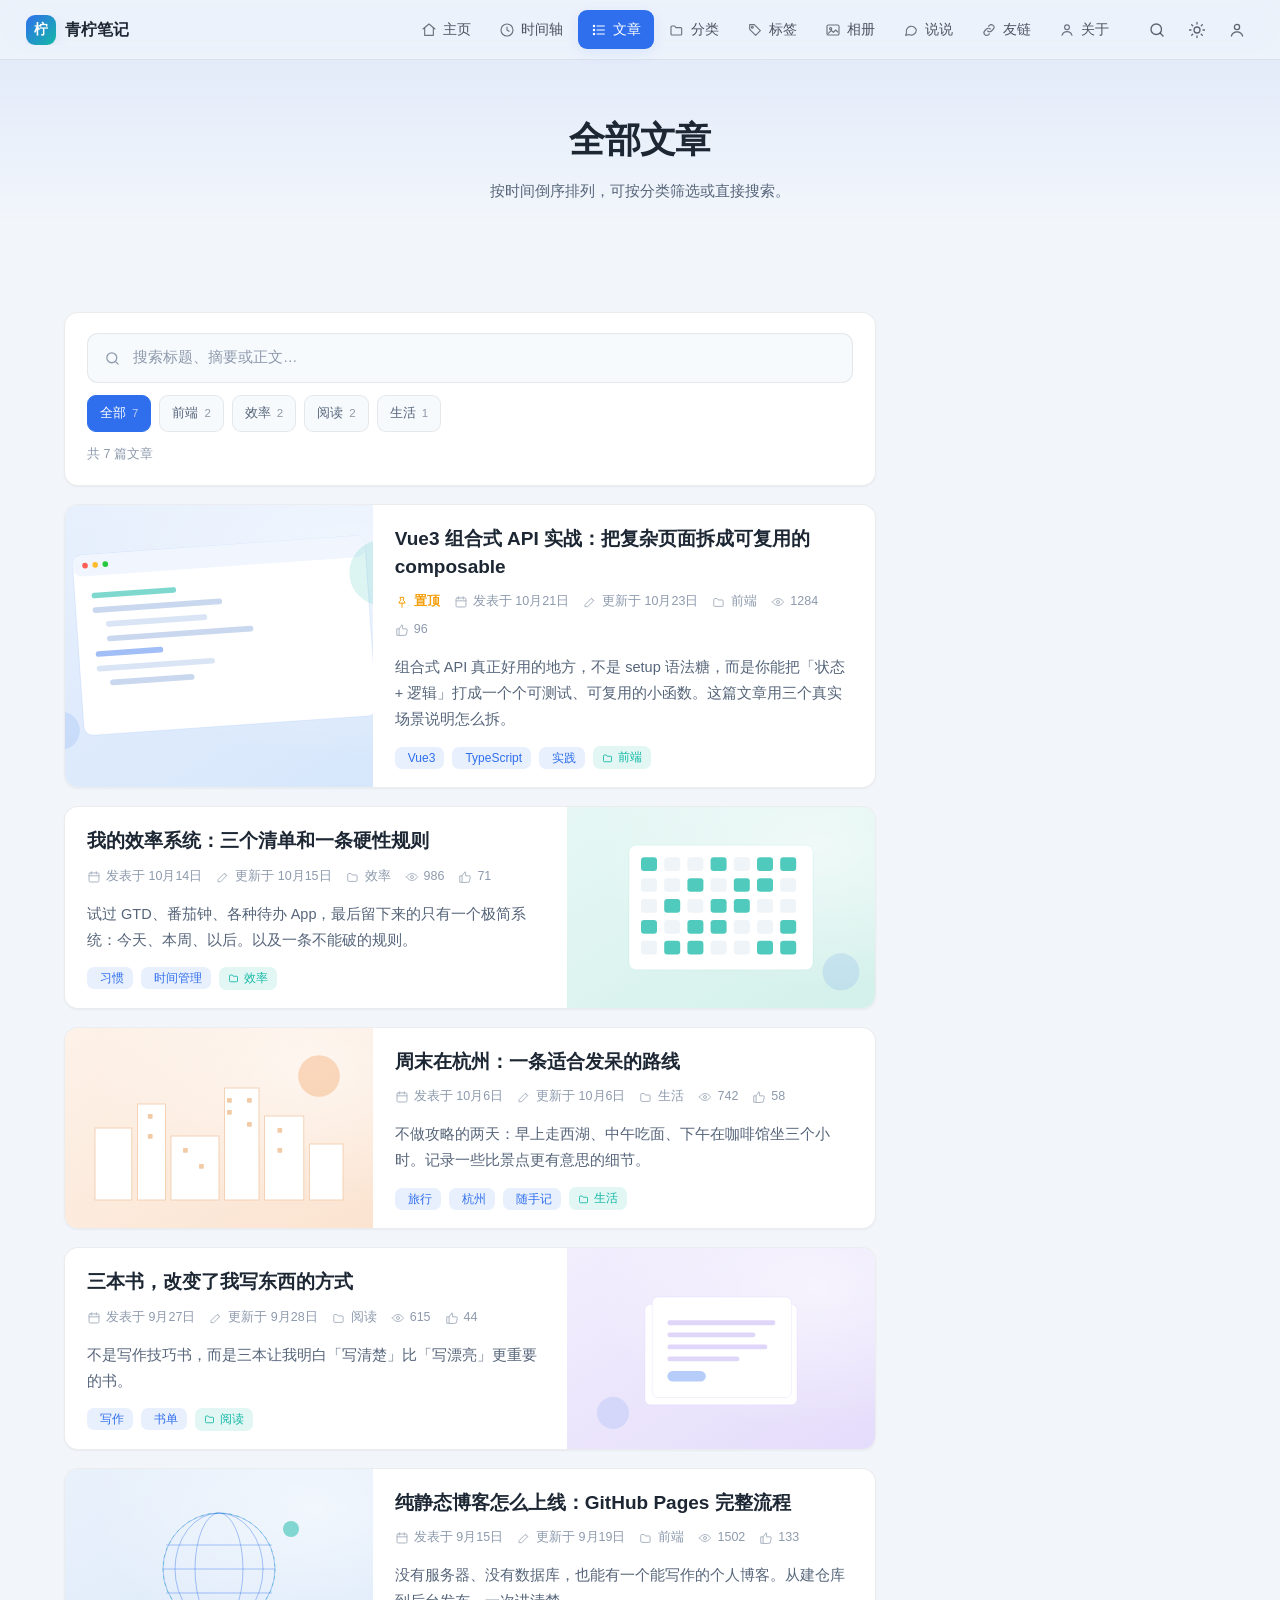
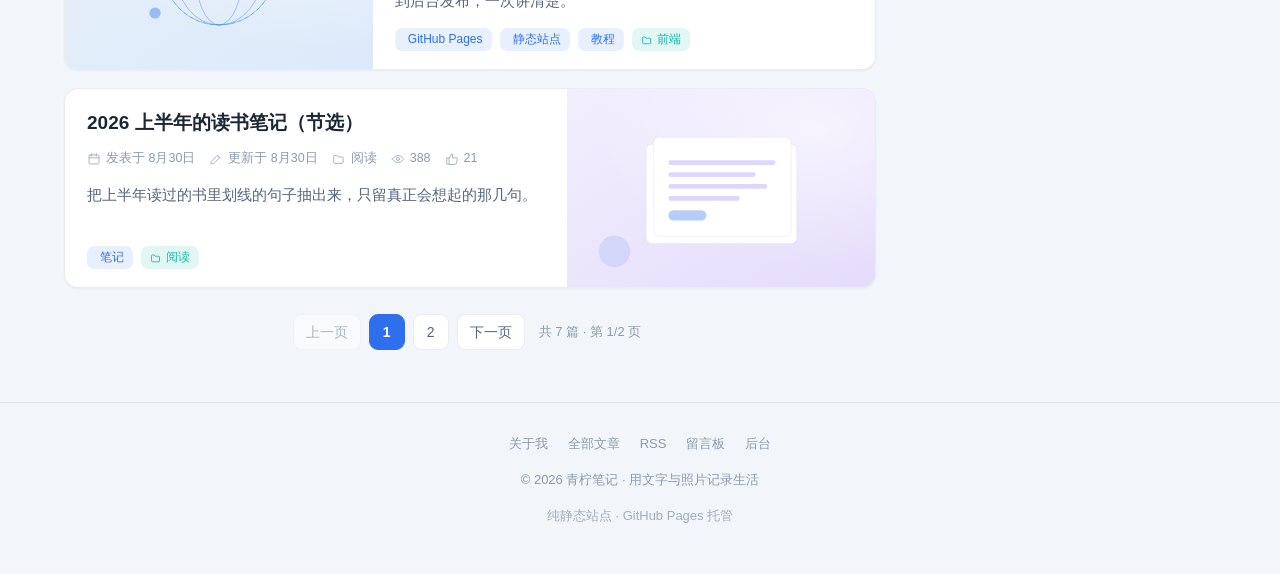
<file: posts.html>
<!DOCTYPE html>
<html lang="zh-CN" data-theme="light">
<head>
<meta charset="UTF-8">
<meta name="viewport" content="width=device-width, initial-scale=1">
<title>全部文章 · 青柠笔记</title>
<meta name="description" content="记录代码与生活的个人博客">
<meta name="theme-color" content="#2f6fed">
<link rel="icon" href="assets/favicon.svg" type="image/svg+xml">
<link rel="stylesheet" href="css/style.css">
</head>
<body data-page="posts">
<div class="progress" id="progress" aria-hidden="true"></div>

<header class="site-header" id="siteHeader">
  <div class="header-inner">
    <a class="brand" href="index.html" aria-label="返回首页">
      <span class="brand-mark" data-site="mark">柠</span>
      <span class="brand-name" data-site="name">青柠笔记</span>
    </a>
    <nav class="nav" id="siteNav" aria-label="主导航"></nav>
    <div class="header-tools">
      <button class="icon-btn" id="searchBtn" type="button" aria-label="搜索" title="搜索">
        <svg viewBox="0 0 24 24" width="18" height="18" fill="none" stroke="currentColor" stroke-width="1.8" stroke-linecap="round"><circle cx="11" cy="11" r="7"/><path d="m20 20-3.6-3.6"/></svg>
      </button>
      <button class="icon-btn" id="themeBtn" type="button" aria-label="切换深浅色" title="切换深浅色">
        <svg class="ico-sun" viewBox="0 0 24 24" width="18" height="18" fill="none" stroke="currentColor" stroke-width="1.7" stroke-linecap="round"><circle cx="12" cy="12" r="4"/><path d="M12 2v2M12 20v2M2 12h2M20 12h2M4.9 4.9l1.4 1.4M17.7 17.7l1.4 1.4M19.1 4.9l-1.4 1.4M6.3 17.7l-1.4 1.4"/></svg>
        <svg class="ico-moon" viewBox="0 0 24 24" width="18" height="18" fill="none" stroke="currentColor" stroke-width="1.7" stroke-linecap="round"><path d="M20 14.5A8 8 0 0 1 9.5 4 8 8 0 1 0 20 14.5z"/></svg>
      </button>
      <a class="icon-btn" href="admin.html" aria-label="后台管理" title="后台管理">
        <svg viewBox="0 0 24 24" width="18" height="18" fill="none" stroke="currentColor" stroke-width="1.7" stroke-linecap="round"><circle cx="12" cy="8" r="3.5"/><path d="M4.5 20c1.2-3.7 4-5.6 7.5-5.6s6.3 1.9 7.5 5.6"/></svg>
      </a>
      <button class="icon-btn menu-btn" id="menuBtn" type="button" aria-label="菜单" aria-expanded="false">
        <svg viewBox="0 0 24 24" width="18" height="18" fill="none" stroke="currentColor" stroke-width="1.8" stroke-linecap="round"><path d="M4 7h16M4 12h16M4 17h16"/></svg>
      </button>
    </div>
  </div>
  <nav class="nav-mobile" id="mobileNav" aria-label="移动端导航"></nav>
</header>


<header class="page-head"><div class="wrap"><h1>全部文章</h1><p>按时间倒序排列，可按分类筛选或直接搜索。</p></div></header>
<main class="page-main flat">
  <div class="wrap">
    <div class="layout">
      <div class="col-main">
        <div class="card pad">
          <div class="search-box" style="margin-bottom:12px">
            <label class="field">
              <svg viewBox="0 0 24 24" width="17" height="17" fill="none" stroke="currentColor" stroke-width="1.8" stroke-linecap="round"><circle cx="11" cy="11" r="7"/><path d="m20 20-3.6-3.6"/></svg>
              <input type="search" id="searchInput" placeholder="搜索标题、摘要或正文…" aria-label="搜索文章">
            </label>
          </div>
          <div class="pill-cloud" id="catFilter"></div>
          <p style="margin:12px 0 0;font-size:12.5px;color:var(--ink-3)" id="resultTip"></p>
        </div>
        <div class="col-main" id="postList"><div class="card skeleton">正在加载文章…</div></div>
        <div id="postPager"></div>
      </div>
      <aside class="col-side" id="sideCol"></aside>
    </div>
  </div>
</main>

<footer class="site-footer">
  <div class="wrap">
    <div class="footer-links" id="footerLinks"></div>
    <p>© <span id="year">2026</span> <span id="footerName">青柠笔记</span> · 用文字与照片记录生活</p>
    <p style="margin-top:6px;opacity:.8">纯静态站点 · GitHub Pages 托管</p>
  </div>
</footer>
<button class="to-top" id="toTop" type="button" aria-label="回到顶部">
  <svg viewBox="0 0 24 24" width="18" height="18" fill="none" stroke="currentColor" stroke-width="2" stroke-linecap="round"><path d="M12 19V5M6 11l6-6 6 6"/></svg>
</button>

<script src="js/app.js"></script>
</body>
</html>
</file>
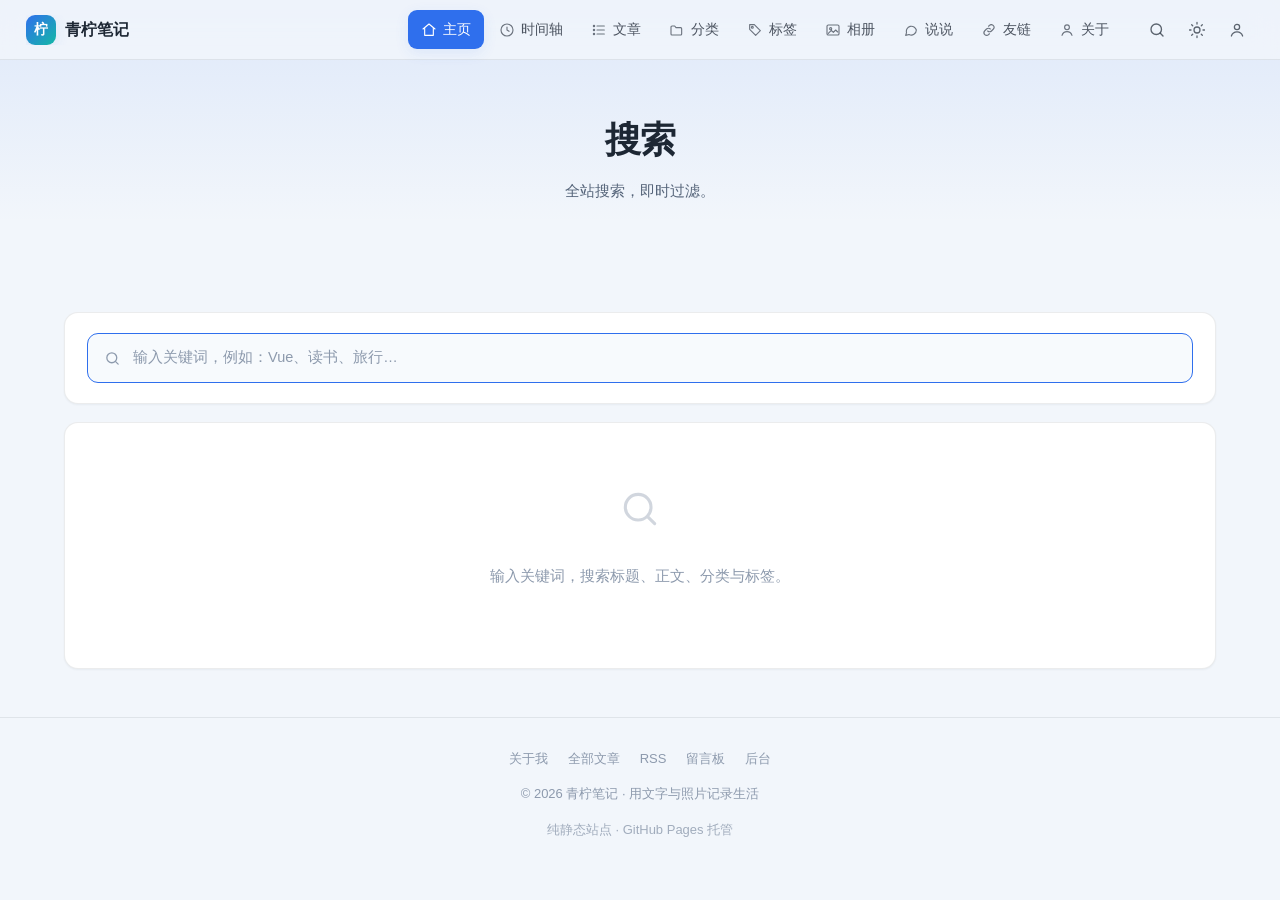
<file: search.html>
<!DOCTYPE html>
<html lang="zh-CN" data-theme="light">
<head>
<meta charset="UTF-8">
<meta name="viewport" content="width=device-width, initial-scale=1">
<title>搜索 · 青柠笔记</title>
<meta name="description" content="记录代码与生活的个人博客">
<meta name="theme-color" content="#2f6fed">
<link rel="icon" href="assets/favicon.svg" type="image/svg+xml">
<link rel="stylesheet" href="css/style.css">
</head>
<body data-page="search">
<div class="progress" id="progress" aria-hidden="true"></div>

<header class="site-header" id="siteHeader">
  <div class="header-inner">
    <a class="brand" href="index.html" aria-label="返回首页">
      <span class="brand-mark" data-site="mark">柠</span>
      <span class="brand-name" data-site="name">青柠笔记</span>
    </a>
    <nav class="nav" id="siteNav" aria-label="主导航"></nav>
    <div class="header-tools">
      <button class="icon-btn" id="searchBtn" type="button" aria-label="搜索" title="搜索">
        <svg viewBox="0 0 24 24" width="18" height="18" fill="none" stroke="currentColor" stroke-width="1.8" stroke-linecap="round"><circle cx="11" cy="11" r="7"/><path d="m20 20-3.6-3.6"/></svg>
      </button>
      <button class="icon-btn" id="themeBtn" type="button" aria-label="切换深浅色" title="切换深浅色">
        <svg class="ico-sun" viewBox="0 0 24 24" width="18" height="18" fill="none" stroke="currentColor" stroke-width="1.7" stroke-linecap="round"><circle cx="12" cy="12" r="4"/><path d="M12 2v2M12 20v2M2 12h2M20 12h2M4.9 4.9l1.4 1.4M17.7 17.7l1.4 1.4M19.1 4.9l-1.4 1.4M6.3 17.7l-1.4 1.4"/></svg>
        <svg class="ico-moon" viewBox="0 0 24 24" width="18" height="18" fill="none" stroke="currentColor" stroke-width="1.7" stroke-linecap="round"><path d="M20 14.5A8 8 0 0 1 9.5 4 8 8 0 1 0 20 14.5z"/></svg>
      </button>
      <a class="icon-btn" href="admin.html" aria-label="后台管理" title="后台管理">
        <svg viewBox="0 0 24 24" width="18" height="18" fill="none" stroke="currentColor" stroke-width="1.7" stroke-linecap="round"><circle cx="12" cy="8" r="3.5"/><path d="M4.5 20c1.2-3.7 4-5.6 7.5-5.6s6.3 1.9 7.5 5.6"/></svg>
      </a>
      <button class="icon-btn menu-btn" id="menuBtn" type="button" aria-label="菜单" aria-expanded="false">
        <svg viewBox="0 0 24 24" width="18" height="18" fill="none" stroke="currentColor" stroke-width="1.8" stroke-linecap="round"><path d="M4 7h16M4 12h16M4 17h16"/></svg>
      </button>
    </div>
  </div>
  <nav class="nav-mobile" id="mobileNav" aria-label="移动端导航"></nav>
</header>


<header class="page-head"><div class="wrap"><h1>搜索</h1><p>全站搜索，即时过滤。</p></div></header>
<main class="page-main flat">
  <div class="wrap">
    <div class="card pad" style="margin-bottom:18px">
      <div class="search-box">
        <label class="field">
          <svg viewBox="0 0 24 24" width="17" height="17" fill="none" stroke="currentColor" stroke-width="1.8" stroke-linecap="round"><circle cx="11" cy="11" r="7"/><path d="m20 20-3.6-3.6"/></svg>
          <input type="search" id="searchPageInput" placeholder="输入关键词，例如：Vue、读书、旅行…" aria-label="搜索">
        </label>
      </div>
    </div>
    <div id="searchPageResult"></div>
  </div>
</main>

<footer class="site-footer">
  <div class="wrap">
    <div class="footer-links" id="footerLinks"></div>
    <p>© <span id="year">2026</span> <span id="footerName">青柠笔记</span> · 用文字与照片记录生活</p>
    <p style="margin-top:6px;opacity:.8">纯静态站点 · GitHub Pages 托管</p>
  </div>
</footer>
<button class="to-top" id="toTop" type="button" aria-label="回到顶部">
  <svg viewBox="0 0 24 24" width="18" height="18" fill="none" stroke="currentColor" stroke-width="2" stroke-linecap="round"><path d="M12 19V5M6 11l6-6 6 6"/></svg>
</button>

<script src="js/app.js"></script>
</body>
</html>
</file>
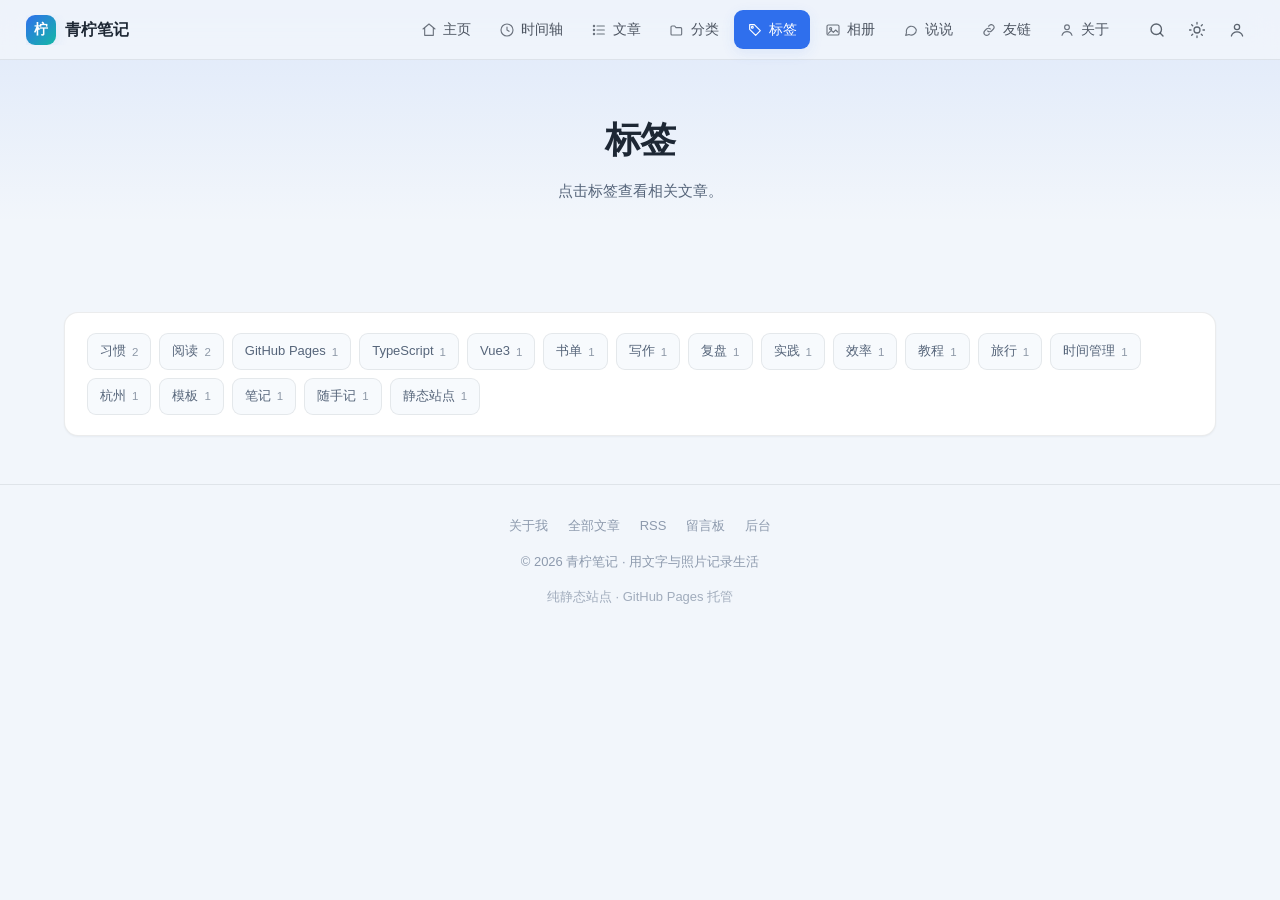
<file: tag.html>
<!DOCTYPE html>
<html lang="zh-CN" data-theme="light">
<head>
<meta charset="UTF-8">
<meta name="viewport" content="width=device-width, initial-scale=1">
<title>标签 · 青柠笔记</title>
<meta name="description" content="记录代码与生活的个人博客">
<meta name="theme-color" content="#2f6fed">
<link rel="icon" href="assets/favicon.svg" type="image/svg+xml">
<link rel="stylesheet" href="css/style.css">
</head>
<body data-page="tag">
<div class="progress" id="progress" aria-hidden="true"></div>

<header class="site-header" id="siteHeader">
  <div class="header-inner">
    <a class="brand" href="index.html" aria-label="返回首页">
      <span class="brand-mark" data-site="mark">柠</span>
      <span class="brand-name" data-site="name">青柠笔记</span>
    </a>
    <nav class="nav" id="siteNav" aria-label="主导航"></nav>
    <div class="header-tools">
      <button class="icon-btn" id="searchBtn" type="button" aria-label="搜索" title="搜索">
        <svg viewBox="0 0 24 24" width="18" height="18" fill="none" stroke="currentColor" stroke-width="1.8" stroke-linecap="round"><circle cx="11" cy="11" r="7"/><path d="m20 20-3.6-3.6"/></svg>
      </button>
      <button class="icon-btn" id="themeBtn" type="button" aria-label="切换深浅色" title="切换深浅色">
        <svg class="ico-sun" viewBox="0 0 24 24" width="18" height="18" fill="none" stroke="currentColor" stroke-width="1.7" stroke-linecap="round"><circle cx="12" cy="12" r="4"/><path d="M12 2v2M12 20v2M2 12h2M20 12h2M4.9 4.9l1.4 1.4M17.7 17.7l1.4 1.4M19.1 4.9l-1.4 1.4M6.3 17.7l-1.4 1.4"/></svg>
        <svg class="ico-moon" viewBox="0 0 24 24" width="18" height="18" fill="none" stroke="currentColor" stroke-width="1.7" stroke-linecap="round"><path d="M20 14.5A8 8 0 0 1 9.5 4 8 8 0 1 0 20 14.5z"/></svg>
      </button>
      <a class="icon-btn" href="admin.html" aria-label="后台管理" title="后台管理">
        <svg viewBox="0 0 24 24" width="18" height="18" fill="none" stroke="currentColor" stroke-width="1.7" stroke-linecap="round"><circle cx="12" cy="8" r="3.5"/><path d="M4.5 20c1.2-3.7 4-5.6 7.5-5.6s6.3 1.9 7.5 5.6"/></svg>
      </a>
      <button class="icon-btn menu-btn" id="menuBtn" type="button" aria-label="菜单" aria-expanded="false">
        <svg viewBox="0 0 24 24" width="18" height="18" fill="none" stroke="currentColor" stroke-width="1.8" stroke-linecap="round"><path d="M4 7h16M4 12h16M4 17h16"/></svg>
      </button>
    </div>
  </div>
  <nav class="nav-mobile" id="mobileNav" aria-label="移动端导航"></nav>
</header>


<header class="page-head"><div class="wrap"><h1>标签</h1><p>点击标签查看相关文章。</p></div></header>
<main class="page-main flat">
  <div class="wrap">
    <div class="card pad" style="margin-bottom:18px"><div class="pill-cloud" id="tagCloudBig"></div></div>
    <div id="tagResult"></div>
  </div>
</main>

<footer class="site-footer">
  <div class="wrap">
    <div class="footer-links" id="footerLinks"></div>
    <p>© <span id="year">2026</span> <span id="footerName">青柠笔记</span> · 用文字与照片记录生活</p>
    <p style="margin-top:6px;opacity:.8">纯静态站点 · GitHub Pages 托管</p>
  </div>
</footer>
<button class="to-top" id="toTop" type="button" aria-label="回到顶部">
  <svg viewBox="0 0 24 24" width="18" height="18" fill="none" stroke="currentColor" stroke-width="2" stroke-linecap="round"><path d="M12 19V5M6 11l6-6 6 6"/></svg>
</button>

<script src="js/app.js"></script>
</body>
</html>
</file>
<file: css/style.css>
/* =========================================================
   卡片博客 · 样式
   参考「首屏大图 + 左右双栏卡片」的社区博客布局，做了简化与原创化：
   主色青蓝 · 明暗双主题 · 卡片圆角 · 细阴影 · 图标线性风
   ========================================================= */

:root {
  --bg: #f2f6fb;
  --bg-deep: #eaf0f8;
  --card: #ffffff;
  --card-2: #f7fafd;
  --ink: #1d2734;
  --ink-2: #56657a;
  --ink-3: #8d9aad;
  --line: rgba(29, 39, 52, .085);
  --line-strong: rgba(29, 39, 52, .16);
  --primary: #2f6fed;
  --primary-soft: rgba(47, 111, 237, .1);
  --accent: #14b8a6;
  --warn: #ef4444;
  --top: #f59e0b;
  --code-bg: #1b2230;
  --code-text: #e7edf7;
  --shadow-sm: 0 1px 2px rgba(29, 39, 52, .05);
  --shadow: 0 6px 22px rgba(29, 39, 52, .07);
  --shadow-lg: 0 16px 46px rgba(29, 39, 52, .13);
  --radius: 14px;
  --radius-sm: 10px;
  --sans: "Noto Sans SC", "PingFang SC", "Microsoft YaHei", -apple-system, "Segoe UI", Roboto, sans-serif;
  --serif: "Noto Serif SC", "Songti SC", Georgia, serif;
  --mono: "JetBrains Mono", "SFMono-Regular", Consolas, monospace;
  --maxw: 1200px;
  --ease: cubic-bezier(.2, .7, .3, 1);
}

html[data-theme="dark"] {
  --bg: #111722;
  --bg-deep: #0c111a;
  --card: #192231;
  --card-2: #1e2839;
  --ink: #e6ecf5;
  --ink-2: #a3b0c2;
  --ink-3: #76839a;
  --line: rgba(230, 236, 245, .09);
  --line-strong: rgba(230, 236, 245, .18);
  --primary: #6b9bff;
  --primary-soft: rgba(107, 155, 255, .14);
  --accent: #2dd4bf;
  --top: #fbbf24;
  --code-bg: #0a0f18;
  --code-text: #dfe7f3;
  --shadow-sm: 0 1px 2px rgba(0, 0, 0, .35);
  --shadow: 0 8px 26px rgba(0, 0, 0, .32);
  --shadow-lg: 0 18px 50px rgba(0, 0, 0, .45);
}

*, *::before, *::after { box-sizing: border-box; }

html { scroll-behavior: smooth; -webkit-text-size-adjust: 100%; }

body {
  margin: 0;
  background: var(--bg);
  color: var(--ink);
  font-family: var(--sans);
  font-size: 16px;
  line-height: 1.75;
  -webkit-font-smoothing: antialiased;
  transition: background-color .3s var(--ease), color .3s var(--ease);
}

img { max-width: 100%; height: auto; display: block; }
a { color: inherit; text-decoration: none; }
button { font: inherit; color: inherit; }
[hidden] { display: none !important; }

.wrap { width: 100%; max-width: var(--maxw); margin: 0 auto; padding: 0 24px; }

/* ---------- 顶部导航 ---------- */
.progress { position: fixed; inset: 0 auto auto 0; height: 2px; width: 0; background: var(--primary); z-index: 90; }

.site-header {
  position: fixed; inset: 0 0 auto 0; z-index: 80;
  height: 60px;
  border-bottom: 1px solid transparent;
  transition: background-color .3s var(--ease), border-color .3s var(--ease), backdrop-filter .3s;
}
.site-header.solid {
  background: color-mix(in srgb, var(--bg) 82%, transparent);
  backdrop-filter: blur(14px) saturate(1.2);
  -webkit-backdrop-filter: blur(14px) saturate(1.2);
  border-bottom-color: var(--line);
}
.header-inner { max-width: none; height: 100%; display: flex; align-items: center; gap: 18px; padding: 0 26px; }

.brand { display: inline-flex; align-items: center; gap: 9px; flex: none; }
.brand-mark {
  width: 30px; height: 30px; border-radius: 9px; display: grid; place-items: center;
  background: linear-gradient(135deg, var(--primary), var(--accent));
  color: #fff; font-size: 14px; font-weight: 700;
  box-shadow: 0 4px 14px var(--primary-soft);
}
.brand-name { font-size: 15.5px; font-weight: 650; }
.site-header:not(.solid) .brand-name { color: #fff; text-shadow: 0 1px 12px rgba(0, 0, 0, .35); }

.nav { display: flex; align-items: center; gap: 2px; margin-left: auto; }
.nav a {
  display: inline-flex; align-items: center; gap: 6px;
  padding: 7px 13px; border-radius: 9px; font-size: 14px; font-weight: 500;
  color: color-mix(in srgb, var(--ink) 78%, transparent);
  transition: background-color .2s var(--ease), color .2s var(--ease);
}
.nav a svg { width: 16px; height: 16px; opacity: .8; flex: none; }
.nav a:hover { background: var(--primary-soft); color: var(--primary); }
.nav a.active { background: var(--primary); color: #fff; box-shadow: 0 4px 14px var(--primary-soft); }
/* 深色主题下 --primary 为浅蓝，白字对比度不足，统一改为深色文字
   （选择器与下面的 .site-header:not(.solid) 规则同级，否则会被其覆盖） */
html[data-theme="dark"] .nav a.active,
html[data-theme="dark"] .site-header:not(.solid) .nav a.active { color: #0b1020; background: #6b9bff; }
.nav a.active svg { opacity: 1; }
.site-header:not(.solid) .nav a { color: rgba(255, 255, 255, .92); }
.site-header:not(.solid) .nav a:hover { background: rgba(255, 255, 255, .16); color: #fff; }
.site-header:not(.solid) .nav a.active { background: #fff; color: var(--primary); }

.header-tools { display: flex; align-items: center; gap: 6px; flex: none; }
.icon-btn {
  display: inline-grid; place-items: center; width: 34px; height: 34px;
  border: 0; border-radius: 9px; background: transparent; cursor: pointer;
  color: color-mix(in srgb, var(--ink) 70%, transparent);
  transition: background-color .2s, color .2s;
}
.icon-btn:hover { background: var(--primary-soft); color: var(--primary); }
.site-header:not(.solid) .icon-btn { color: rgba(255, 255, 255, .9); }
.site-header:not(.solid) .icon-btn:hover { background: rgba(255, 255, 255, .16); color: #fff; }
html[data-theme="dark"] .ico-sun, html:not([data-theme="dark"]) .ico-moon { display: none; }
.menu-btn { display: none; }

.nav-mobile {
  display: none; flex-direction: column; gap: 2px; padding: 8px 20px 14px;
  background: var(--card); border-bottom: 1px solid var(--line);
}
.nav-mobile.open { display: flex; }
.nav-mobile a { padding: 10px 12px; border-radius: 9px; color: var(--ink-2); font-size: 15px; }
.nav-mobile a.active { background: var(--primary-soft); color: var(--primary); }

/* ---------- 首屏 ---------- */
.hero {
  position: relative; min-height: 100vh; display: grid; place-items: center;
  overflow: hidden; text-align: center; color: #fff;
  background: #141c2b;
}
.hero-bg {
  position: absolute; top: 0; left: 0; z-index: 0;
  width: 100%; height: 100%;
  background-size: cover; background-position: center; background-repeat: no-repeat;
  animation: heroZoom 24s ease-in-out infinite alternate;
  will-change: transform;
}
@keyframes heroZoom { from { transform: scale(1); } to { transform: scale(1.07); } }
.hero::after {
  content: ""; position: absolute; inset: 0; z-index: 1;
  background: linear-gradient(180deg, rgba(10, 16, 26, .62), rgba(10, 16, 26, .38) 45%, rgba(10, 16, 26, .74));
}
.hero-inner { position: relative; z-index: 2; padding: 0 24px; }
.hero-title {
  margin: 0; font-weight: 700; letter-spacing: -.02em;
  font-size: clamp(34px, 6.4vw, 76px); line-height: 1.12;
  text-shadow: 0 6px 30px rgba(0, 0, 0, .35);
}
.hero-sub {
  margin: 18px auto 0; min-height: 1.9em; max-width: 42ch;
  font-size: clamp(15px, 1.7vw, 19px); color: rgba(255, 255, 255, .88);
}
.hero-sub .caret { display: inline-block; width: 2px; height: 1.05em; margin-left: 2px; vertical-align: -0.18em; background: #fff; animation: blink 1s steps(1) infinite; }
@keyframes blink { 50% { opacity: 0; } }
.hero-meta { display: flex; gap: 10px; justify-content: center; flex-wrap: wrap; margin-top: 34px; }
.hero-chip {
  display: inline-flex; align-items: center; gap: 8px; padding: 8px 16px;
  border-radius: 999px; font-size: 13.5px; color: #fff; white-space: nowrap;
  background: rgba(255, 255, 255, .14); border: 1px solid rgba(255, 255, 255, .26);
  backdrop-filter: blur(8px);
  transition: background-color .2s var(--ease), transform .2s var(--ease);
}
.hero-chip svg { width: 16px; height: 16px; flex: none; opacity: .9; }
.hero-chip:hover { background: rgba(255, 255, 255, .24); transform: translateY(-1px); }
.hero-chip b { font-weight: 650; }
.hero-scroll {
  position: absolute; left: 50%; bottom: 34px; z-index: 3; margin-left: -20px;
  display: grid; place-items: center; width: 40px; height: 40px; border-radius: 50%;
  color: #fff; background: rgba(255, 255, 255, .14); border: 1px solid rgba(255, 255, 255, .28);
  cursor: pointer; animation: bounce 2.2s infinite;
}
@keyframes bounce { 0%, 100% { transform: translateY(0); } 50% { transform: translateY(7px); } }

/* ---------- 页面容器：左右双栏 ---------- */
.page-main { padding: 84px 0 0; }
.page-main.flat { padding-top: 88px; }
.layout { display: grid; grid-template-columns: minmax(0, 1fr) 320px; gap: 20px; align-items: start; }
.layout.single { grid-template-columns: minmax(0, 1fr); }
.col-main { min-width: 0; display: flex; flex-direction: column; gap: 18px; }
.col-side { display: flex; flex-direction: column; gap: 16px; position: sticky; top: 80px; }

/* ---------- 卡片 ---------- */
.card {
  background: var(--card); border: 1px solid var(--line); border-radius: var(--radius);
  box-shadow: var(--shadow-sm);
  transition: box-shadow .3s var(--ease), transform .3s var(--ease), border-color .3s var(--ease);
}
.card.pad { padding: 20px 22px; }
.card.hoverable:hover { box-shadow: var(--shadow-lg); transform: translateY(-3px); border-color: var(--line-strong); }

.card-title {
  display: flex; align-items: center; gap: 8px;
  margin: 0 0 12px; font-size: 15px; font-weight: 650; color: var(--ink);
}
.card-title svg { width: 17px; height: 17px; color: var(--primary); flex: none; }
.card-title .badge-dot { width: 7px; height: 7px; border-radius: 50%; background: var(--warn); }

/* ---------- 文章卡片（左图右文，交替） ---------- */
.post-card { display: flex; overflow: hidden; min-height: 200px; }
.post-card.rev { flex-direction: row-reverse; }
.post-cover {
  flex: none; width: 38%; min-height: 190px; overflow: hidden; position: relative;
  background: linear-gradient(135deg, var(--primary-soft), transparent 70%);
}
.post-cover img { width: 100%; height: 100%; object-fit: cover; position: absolute; inset: 0; transition: transform .6s var(--ease); }
.post-card:hover .post-cover img { transform: scale(1.05); }
.post-body { flex: 1; min-width: 0; padding: 20px 22px 18px; display: flex; flex-direction: column; }
.post-title {
  margin: 0 0 10px; font-size: 19px; font-weight: 650; line-height: 1.45;
  display: -webkit-box; -webkit-line-clamp: 2; -webkit-box-orient: vertical; overflow: hidden;
  transition: color .2s var(--ease);
}
.post-card:hover .post-title { color: var(--primary); }
.post-meta {
  display: flex; flex-wrap: wrap; align-items: center; gap: 4px 14px;
  font-size: 12.5px; color: var(--ink-3); line-height: 1.9;
}
.post-meta span { display: inline-flex; align-items: center; gap: 5px; white-space: nowrap; }
.post-meta svg { width: 14px; height: 14px; opacity: .75; }
.post-meta .pin { color: var(--top); font-weight: 600; }
.post-meta .pin svg { opacity: 1; }
.post-desc {
  margin: 12px 0 0; color: var(--ink-2); font-size: 14.5px; line-height: 1.8;
  display: -webkit-box; -webkit-line-clamp: 3; -webkit-box-orient: vertical; overflow: hidden;
}
.post-foot { margin-top: auto; padding-top: 14px; display: flex; align-items: center; gap: 8px; flex-wrap: wrap; }
.tag-chip {
  display: inline-flex; align-items: center; gap: 4px;
  font-size: 12px; line-height: 1.7; padding: 1px 9px; border-radius: 7px;
  color: var(--primary); background: var(--primary-soft); white-space: nowrap;
  transition: background-color .2s, color .2s;
}
.tag-chip:hover { background: var(--primary); color: #fff; }
html[data-theme="dark"] .tag-chip:hover { color: #0b1020; }
.tag-chip.plain { color: var(--ink-2); background: var(--card-2); border: 1px solid var(--line); }
.chip-cat {
  display: inline-flex; align-items: center; gap: 4px;
  font-size: 12px; padding: 1px 9px; border-radius: 7px; white-space: nowrap;
  color: var(--accent); background: color-mix(in srgb, var(--accent) 12%, transparent);
  transition: background-color .2s, color .2s;
}
.chip-cat svg { width: 12px; height: 12px; }
a.chip-cat:hover { background: var(--accent); color: #fff; }
/* 深色主题的 accent 是亮青色（#2dd4bf），白字对比度仅 1.9:1，改用深色文字 */
html[data-theme="dark"] a.chip-cat:hover { color: #06231f; }

/* ---------- 分页 ---------- */
.pager { display: flex; align-items: center; justify-content: center; gap: 8px; padding: 8px 0 4px; flex-wrap: wrap; }
.pager button {
  min-width: 36px; height: 36px; padding: 0 12px; border-radius: 9px; cursor: pointer;
  border: 1px solid var(--line); background: var(--card); color: var(--ink-2); font-size: 14px;
  transition: all .2s var(--ease);
}
.pager button:hover:not(:disabled) { border-color: var(--primary); color: var(--primary); }
.pager button.active { background: var(--primary); border-color: var(--primary); color: #fff; font-weight: 600; }
html[data-theme="dark"] .pager button.active { color: #0b1020; }
.pager button:disabled { opacity: .45; cursor: not-allowed; }
.pager .info { font-size: 13px; color: var(--ink-3); margin: 0 6px; }

/* ---------- 分类 / 标签 云 ---------- */
.pill-cloud { display: flex; flex-wrap: wrap; gap: 8px; }
.pill {
  display: inline-flex; align-items: center; gap: 6px; padding: 6px 12px; border-radius: 9px;
  font-size: 13px; color: var(--ink-2); background: var(--card-2); border: 1px solid var(--line);
  cursor: pointer; transition: all .2s var(--ease);
}
.pill:hover { border-color: var(--primary); color: var(--primary); }
.pill.active { background: var(--primary); border-color: var(--primary); color: #fff; }
html[data-theme="dark"] .pill.active { color: #0b1020; }
.pill .n { font-size: 11.5px; opacity: .65; }

/* ---------- 首页右侧栏 ---------- */
.profile-card { overflow: hidden; }
.profile-banner {
  height: 96px; background: linear-gradient(135deg, var(--primary), var(--accent));
  background-size: cover; background-position: center;
}
.profile-body { padding: 0 20px 18px; text-align: center; }
.profile-avatar {
  width: 76px; height: 76px; border-radius: 50%; margin: -38px auto 10px;
  border: 3px solid var(--card); background: var(--card-2); object-fit: cover;
  box-shadow: var(--shadow);
}
.profile-name { margin: 0; font-size: 16.5px; font-weight: 650; }
.profile-say { margin: 8px 0 0; font-size: 13px; color: var(--ink-3); line-height: 1.7; }
.profile-stats { display: grid; grid-template-columns: repeat(3, 1fr); margin-top: 16px; border-top: 1px solid var(--line); padding-top: 14px; }
.profile-stats a { display: flex; flex-direction: column; gap: 2px; padding: 4px 0; border-radius: 8px; transition: background-color .2s; }
.profile-stats a:hover { background: var(--card-2); }
.profile-stats b { font-size: 18px; font-weight: 700; color: var(--ink); font-variant-numeric: tabular-nums; }
.profile-stats span { font-size: 12px; color: var(--ink-3); }
.profile-links { display: flex; justify-content: center; gap: 14px; margin-top: 14px; }
.profile-links a { color: var(--ink-3); display: grid; place-items: center; width: 32px; height: 32px; border-radius: 9px; transition: all .2s; }
.profile-links a:hover { color: var(--primary); background: var(--primary-soft); }
.profile-links svg { width: 18px; height: 18px; }

.notice-text { margin: 0; font-size: 13.5px; color: var(--ink-2); line-height: 1.8; white-space: pre-line; word-break: break-word; }
.info-list { margin: 0; display: flex; flex-direction: column; gap: 8px; }
.info-list div { display: flex; justify-content: space-between; gap: 12px; font-size: 13.5px; color: var(--ink-2); }
.info-list b { font-weight: 650; color: var(--ink); font-variant-numeric: tabular-nums; }
.tag-cloud { display: flex; flex-wrap: wrap; gap: 6px 10px; }
.tag-cloud a { font-size: 13px; color: var(--ink-2); transition: color .2s, transform .2s; }
.tag-cloud a:hover { color: var(--primary); transform: translateY(-1px); }
.tag-cloud .n { font-size: 11px; color: var(--ink-3); margin-left: 2px; }

/* 站点公告条 */
.announce {
  display: flex; align-items: center; gap: 12px; padding: 12px 18px;
  background: var(--card); border: 1px solid var(--line); border-radius: var(--radius);
  font-size: 13.5px; color: var(--ink-2); overflow: hidden;
}
.announce svg { width: 17px; height: 17px; color: var(--warn); flex: none; }
.announce .roll { flex: 1; overflow: hidden; white-space: nowrap; }
.announce .roll span { display: inline-block; padding-left: 100%; animation: roll 18s linear infinite; }
.announce:hover .roll span { animation-play-state: paused; }
@keyframes roll { to { transform: translateX(-100%); } }

/* ---------- 内页页头 ---------- */
.page-head {
  padding: 108px 0 20px; text-align: center;
  background: linear-gradient(180deg, var(--primary-soft), transparent);
}
.page-head h1 { margin: 0; font-size: clamp(26px, 3.6vw, 36px); font-weight: 700; letter-spacing: -.02em; }
.page-head p { margin: 8px auto 0; max-width: 58ch; color: var(--ink-2); font-size: 14.5px; }

/* ---------- 文章详情 ---------- */
.article-card { padding: 34px 40px 40px; }
.article-head { margin-bottom: 26px; }
.article-title { margin: 0 0 14px; font-size: clamp(24px, 3.4vw, 33px); font-weight: 700; line-height: 1.35; letter-spacing: -.02em; }
.article-meta { display: flex; flex-wrap: wrap; gap: 6px 16px; font-size: 13px; color: var(--ink-3); }
.article-meta span { display: inline-flex; align-items: center; gap: 5px; }
.article-meta svg { width: 15px; height: 15px; opacity: .75; }
.article-cover { margin: 0 0 26px; border-radius: var(--radius-sm); overflow: hidden; border: 1px solid var(--line); }
.article-cover img { width: 100%; max-height: 420px; object-fit: cover; }

.prose { font-size: 16.5px; line-height: 1.95; color: var(--ink); }
.prose > * + * { margin-top: 1.15em; }
.prose h2 { margin-top: 2em; padding-bottom: .35em; border-bottom: 1px solid var(--line); font-size: 22px; font-weight: 700; scroll-margin-top: 84px; }
.prose h3 { margin-top: 1.8em; font-size: 18.5px; font-weight: 650; scroll-margin-top: 84px; }
.prose h4 { font-size: 16.5px; margin-top: 1.6em; }
.prose p { margin: 0; }
.prose a { color: var(--primary); text-decoration: underline; text-underline-offset: 3px; text-decoration-thickness: 1px; }
.prose strong { font-weight: 700; }
.prose ul, .prose ol { padding-left: 1.5em; }
.prose li { margin: .4em 0; }
.prose li::marker { color: var(--primary); }
.prose blockquote {
  margin: 1.6em 0; padding: 14px 18px; border-radius: var(--radius-sm);
  background: var(--card-2); border-left: 3px solid var(--primary); color: var(--ink-2);
}
.prose blockquote p + p { margin-top: .6em; }
.prose code { font-family: var(--mono); font-size: .875em; background: var(--card-2); border: 1px solid var(--line); padding: .15em .42em; border-radius: 6px; }
.prose pre {
  background: var(--code-bg); color: var(--code-text); padding: 18px 20px; border-radius: var(--radius-sm);
  overflow-x: auto; font-size: 13.5px; line-height: 1.75; font-family: var(--mono); margin: 1.6em 0;
}
.prose pre code { background: none; border: 0; padding: 0; color: inherit; font-size: inherit; }
.prose img { border-radius: var(--radius-sm); margin: 1.7em auto; border: 1px solid var(--line); }
.prose hr { border: 0; border-top: 1px solid var(--line); margin: 2.4em 0; }
.prose table { width: 100%; border-collapse: collapse; font-size: 14.5px; margin: 1.6em 0; }
.prose th, .prose td { border-bottom: 1px solid var(--line); padding: 10px 12px; text-align: left; }
.prose th { background: var(--card-2); font-weight: 650; font-size: 13.5px; }

.article-foot { margin-top: 34px; padding-top: 22px; border-top: 1px solid var(--line); display: flex; gap: 8px; flex-wrap: wrap; align-items: center; }
.prev-next { display: grid; grid-template-columns: 1fr 1fr; gap: 14px; margin-top: 14px; }
.prev-next a { padding: 16px 18px; border-radius: var(--radius-sm); border: 1px solid var(--line); background: var(--card); transition: all .2s var(--ease); }
.prev-next a:hover { border-color: var(--primary); color: var(--primary); box-shadow: var(--shadow); }
.prev-next .dir { font-size: 12px; color: var(--ink-3); display: block; }
.prev-next .t { display: block; margin-top: 4px; font-size: 14.5px; font-weight: 600; }
.prev-next .next { text-align: right; }

/* 目录卡（右侧） */
.toc-card ol { margin: 0; padding-left: 18px; }
.toc-card li { font-size: 13.5px; padding: 3px 0; color: var(--ink-2); line-height: 1.6; }
.toc-card a:hover { color: var(--primary); }
.toc-card li.sub { margin-left: 12px; }

/* ---------- 时间轴 ---------- */
.timeline-year { margin: 6px 0 14px; display: flex; align-items: baseline; gap: 10px; }
.timeline-year b { font-size: 22px; font-weight: 750; letter-spacing: -.02em; }
.timeline-year span { font-size: 13px; color: var(--ink-3); }
.timeline { position: relative; margin: 0; padding: 0 0 0 22px; list-style: none; border-left: 2px solid var(--line); }
.timeline li { position: relative; padding: 0 0 18px; }
.timeline li::before {
  content: ""; position: absolute; left: -28px; top: 8px; width: 10px; height: 10px;
  border-radius: 50%; background: var(--card); border: 2px solid var(--primary);
}
.timeline a { display: flex; align-items: baseline; gap: 12px; flex-wrap: wrap; padding: 6px 10px; border-radius: 8px; transition: background-color .2s; }
.timeline a:hover { background: var(--card-2); }
.timeline .d { font-size: 12.5px; color: var(--ink-3); font-variant-numeric: tabular-nums; min-width: 46px; }
.timeline .t { font-size: 15px; font-weight: 550; }
.timeline a:hover .t { color: var(--primary); }

/* ---------- 分类 / 标签 页 ---------- */
.cat-grid { display: grid; grid-template-columns: repeat(auto-fill, minmax(240px, 1fr)); gap: 14px; }
.cat-card { padding: 20px 22px; display: flex; flex-direction: column; gap: 8px; }
.cat-card .h { display: flex; align-items: center; justify-content: space-between; gap: 10px; }
.cat-card .name { font-size: 16.5px; font-weight: 650; }
.cat-card .count { font-size: 12.5px; color: var(--primary); background: var(--primary-soft); padding: 1px 10px; border-radius: 999px; }
.cat-card .desc { font-size: 13.5px; color: var(--ink-3); line-height: 1.7; }
.cat-card .latest { font-size: 13px; color: var(--ink-2); border-top: 1px dashed var(--line); padding-top: 8px; margin-top: 2px; }

/* ---------- 相册 ---------- */
.photo-grid { display: grid; grid-template-columns: repeat(auto-fill, minmax(180px, 1fr)); gap: 12px; grid-auto-rows: 1fr; }
.photo-item {
  position: relative; display: block; margin: 0; aspect-ratio: 4 / 3; border-radius: var(--radius-sm); overflow: hidden;
  border: 1px solid var(--line); background: var(--card-2); cursor: zoom-in;
}
.photo-item img { width: 100%; height: 100%; object-fit: cover; transition: transform .5s var(--ease); }
.photo-item:hover img { transform: scale(1.06); }
.photo-item .cap {
  position: absolute; inset: auto 0 0 0; padding: 18px 12px 10px;
  color: #fff; font-size: 12.5px; background: linear-gradient(transparent, rgba(0, 0, 0, .62));
  opacity: 0; transition: opacity .3s var(--ease);
}
.photo-item:hover .cap { opacity: 1; }
.lightbox {
  position: fixed; inset: 0; z-index: 120; display: grid; place-items: center;
  background: rgba(8, 12, 20, .86); padding: 24px; backdrop-filter: blur(4px);
}
.lightbox[hidden] { display: none; }
.lightbox img { max-width: min(1100px, 92vw); max-height: 82vh; border-radius: 10px; box-shadow: var(--shadow-lg); }
.lightbox .cap { margin-top: 12px; color: #dfe6f2; font-size: 13.5px; text-align: center; }
.lightbox .close { position: absolute; top: 18px; right: 20px; color: #fff; background: rgba(255, 255, 255, .14); border: 0; width: 38px; height: 38px; border-radius: 50%; cursor: pointer; font-size: 20px; }
.lightbox .nav { position: absolute; top: 50%; transform: translateY(-50%); color: #fff; background: rgba(255, 255, 255, .14); border: 0; width: 42px; height: 42px; border-radius: 50%; cursor: pointer; font-size: 20px; }
.lightbox .nav.prev { left: 20px; }
.lightbox .nav.next { right: 20px; }

/* ---------- 说说 ---------- */
.talk-list { display: flex; flex-direction: column; gap: 14px; }
.talk-card { padding: 18px 22px; }
.talk-head { display: flex; align-items: center; gap: 10px; margin-bottom: 8px; }
.talk-avatar { width: 34px; height: 34px; border-radius: 50%; object-fit: cover; background: var(--card-2); }
.talk-name { font-size: 14px; font-weight: 650; }
.talk-date { font-size: 12.5px; color: var(--ink-3); margin-left: auto; }
.talk-text { margin: 0; font-size: 15px; color: var(--ink-2); line-height: 1.85; white-space: pre-line; }
.talk-imgs { display: grid; grid-template-columns: repeat(auto-fill, minmax(120px, 1fr)); gap: 8px; margin-top: 12px; }
.talk-imgs img { width: 100%; aspect-ratio: 1; object-fit: cover; border-radius: 8px; border: 1px solid var(--line); cursor: zoom-in; }

/* ---------- 友链 ---------- */
.link-grid { display: grid; grid-template-columns: repeat(auto-fill, minmax(250px, 1fr)); gap: 14px; }
.link-card { padding: 18px 20px; display: flex; gap: 14px; align-items: center; }
.link-avatar { width: 46px; height: 46px; border-radius: 12px; object-fit: cover; background: var(--card-2); flex: none; }
.link-name { font-size: 15px; font-weight: 650; }
.link-desc { font-size: 12.5px; color: var(--ink-3); line-height: 1.6; margin-top: 2px; display: -webkit-box; -webkit-line-clamp: 2; -webkit-box-orient: vertical; overflow: hidden; }

/* ---------- 关于页 ---------- */
.about-card { max-width: 760px; margin: 0 auto; }
.about-head { display: flex; align-items: center; gap: 18px; }
.about-avatar {
  width: 76px; height: 76px; border-radius: 50%; object-fit: cover; flex: none;
  border: 3px solid var(--card); background: var(--card-2); box-shadow: var(--shadow);
}
.about-head h2 { margin: 0; font-size: 22px; font-weight: 700; letter-spacing: -.01em; }
.about-role { margin: 4px 0 0; font-size: 13.5px; color: var(--ink-3); }
.about-meta {
  display: flex; flex-wrap: wrap; gap: 10px 22px; margin-top: 22px; padding-top: 16px;
  border-top: 1px solid var(--line); font-size: 13.5px; color: var(--ink-2);
}
.about-meta div { display: inline-flex; align-items: center; gap: 7px; }
.about-meta svg { width: 16px; height: 16px; color: var(--primary); flex: none; }
.about-meta a:hover { color: var(--primary); }

/* ---------- 搜索框 ---------- */
.search-box { display: flex; gap: 10px; align-items: center; }
.search-box .field {
  flex: 1; display: flex; align-items: center; gap: 10px; padding: 10px 16px;
  border-radius: 11px; border: 1px solid var(--line); background: var(--card-2);
  transition: border-color .2s;
}
.search-box .field:focus-within { border-color: var(--primary); }
.search-box input { flex: 1; border: 0; background: none; outline: none; font: inherit; font-size: 14.5px; color: var(--ink); }
.search-box input::placeholder { color: var(--ink-3); }
.search-box svg { color: var(--ink-3); width: 17px; height: 17px; flex: none; }

/* ---------- 通用状态 ---------- */
.empty-state { padding: 64px 20px; text-align: center; color: var(--ink-3); font-size: 14.5px; }
.empty-state svg { width: 44px; height: 44px; opacity: .4; margin-bottom: 10px; }
.skeleton { color: var(--ink-3); font-size: 14px; padding: 26px; text-align: center; }
mark { background: color-mix(in srgb, var(--primary) 22%, transparent); color: inherit; border-radius: 3px; padding: 0 2px; }

/* ---------- 页脚 ---------- */
.site-footer {
  margin-top: 48px; padding: 30px 0 34px; text-align: center;
  border-top: 1px solid var(--line); color: var(--ink-3); font-size: 13px;
}
.site-footer a:hover { color: var(--primary); }
.footer-links { display: flex; justify-content: center; gap: 20px; margin-bottom: 10px; flex-wrap: wrap; }

/* ---------- 回到顶部 ---------- */
.to-top {
  position: fixed; right: 22px; bottom: 26px; z-index: 70;
  width: 42px; height: 42px; border-radius: 12px; border: 1px solid var(--line);
  background: var(--card); color: var(--ink-2); cursor: pointer;
  display: grid; place-items: center; box-shadow: var(--shadow);
  opacity: 0; pointer-events: none; transform: translateY(8px);
  transition: all .3s var(--ease);
}
.to-top.show { opacity: 1; pointer-events: auto; transform: none; }
.to-top:hover { color: var(--primary); border-color: var(--primary); }

/* ---------- 入场动画 ---------- */
.reveal { opacity: 0; transform: translateY(14px);
  transition: opacity .6s var(--ease), transform .6s var(--ease);
  transition-delay: var(--d, 0ms); }
.reveal.in { opacity: 1; transform: none; }
@keyframes fadeUp { from { opacity: 0; transform: translateY(18px); } to { opacity: 1; transform: none; } }
@keyframes fadeIn { from { opacity: 0; } to { opacity: 1; } }

/* 首屏元素依次入场 */
.hero-inner > * { animation: fadeUp .85s var(--ease) both; }
.hero-title { animation-delay: .12s; }
.hero-sub { animation-delay: .26s; }
.hero-meta { animation-delay: .4s; }
.hero-scroll { animation: bounce 2.2s infinite, fadeIn .8s var(--ease) .7s both; }

/* 内页页头 / 左侧栏卡片 */
.page-head h1 { animation: fadeUp .6s var(--ease) both; }
.page-head p { animation: fadeUp .6s var(--ease) .08s both; }

@media (prefers-reduced-motion: reduce) {
  *, *::before, *::after { animation: none !important; transition: none !important; }
  .reveal { opacity: 1; transform: none; }
  html { scroll-behavior: auto; }
  .magnetic-layer { display: none !important; }
}

/* =========================================================
   交互动效层（点击涟漪 / 按钮反馈 / 卡片悬浮 / 页面转场）
   全部用原生 CSS + 伪元素实现，不依赖第三方库
   ========================================================= */

/* ---------- 1. 点击涟漪：任意可点击元素点下去都会扩散一圈光 ---------- */
@keyframes rippleSpread {
  from { transform: scale(0); opacity: .42; }
  60%  { opacity: .22; }
  to   { transform: scale(2.4); opacity: 0; }
}
.ripple {
  position: absolute; border-radius: 50%; pointer-events: none;
  background: currentColor; z-index: 3;
  animation: rippleSpread .62s cubic-bezier(.22, .61, .36, 1) forwards;
}
/* 涟漪需要宿主是定位元素，且裁掉溢出部分 */
.post-card, .cat-card, .link-card, .talk-card, .photo-item, .pager button,
.pill, .tag-chip, .chip-cat, .hero-chip, .nav a, .icon-btn, .brand,
.site-footer a, .profile-stats a, .profile-links a, .lightbox .nav, .lightbox .close {
  position: relative; overflow: hidden;
}
/* 卡片内部已有绝对定位内容（封面图、说明文字），涟漪放最上层会盖住链接点击，这里让它们让出层级 */
.post-card > .post-cover, .post-card > .post-body { position: relative; z-index: 4; }

/* ---------- 2. 按钮：按下缩一下 ---------- */
button:not(:disabled), .pill, .nav a, .icon-btn, .tag-chip, .hero-chip,
.pager button, .prev-next a, .cat-card, .link-card, .photo-item {
  transition: transform .18s var(--ease), background-color .22s var(--ease),
              border-color .22s var(--ease), color .22s var(--ease),
              box-shadow .28s var(--ease), filter .22s var(--ease);
  -webkit-tap-highlight-color: transparent;
}
button:not(:disabled):active, .pill:active, .nav a:active, .icon-btn:active,
.hero-chip:active, .pager button:not(:disabled):active,
.prev-next a:active, .tag-chip:active {
  transform: scale(.955);
}
.icon-btn:hover { transform: translateY(-1px); }
.icon-btn:active { transform: scale(.9); }

/* ---------- 3. 卡片：悬浮上浮 + 边缘高光扫过 ---------- */
.post-card::after, .cat-card::after, .link-card::after, .talk-card::after {
  content: ""; position: absolute; inset: 0; pointer-events: none;
  background: linear-gradient(115deg, transparent 32%, rgba(255, 255, 255, .5) 48%, transparent 62%);
  transform: translateX(-120%); opacity: 0; z-index: 2;
  transition: transform .85s var(--ease), opacity .45s var(--ease);
}
html[data-theme="dark"] .post-card::after,
html[data-theme="dark"] .cat-card::after,
html[data-theme="dark"] .link-card::after,
html[data-theme="dark"] .talk-card::after {
  background: linear-gradient(115deg, transparent 32%, rgba(120, 170, 255, .16) 48%, transparent 62%);
}
.post-card:hover::after, .cat-card:hover::after, .link-card:hover::after, .talk-card:hover::after {
  transform: translateX(120%); opacity: 1;
}
.post-card:hover, .link-card:hover { box-shadow: var(--shadow-lg); transform: translateY(-4px); border-color: var(--line-strong); }
.cat-card:hover { transform: translateY(-4px); box-shadow: var(--shadow-lg); border-color: var(--primary); }
.link-card:hover .link-avatar { transform: rotate(-6deg) scale(1.06); }
.link-avatar, .photo-item img, .talk-imgs img, .about-avatar, .profile-avatar {
  transition: transform .5s var(--ease), box-shadow .4s var(--ease);
}
.link-card:hover .link-name, .cat-card:hover .name { color: var(--primary); }
.link-name, .cat-card .name { transition: color .22s var(--ease); }

/* ---------- 4. 图片加载淡入 ---------- */
img[loading="lazy"], .post-cover img, .photo-item img {
  opacity: 0; transition: opacity .5s var(--ease), transform .6s var(--ease);
}
img.img-ready { opacity: 1; }

/* ---------- 5. 页面切换过渡 ---------- */
body { animation: pageEnter .45s var(--ease) both; }
@keyframes pageEnter { from { opacity: 0; } to { opacity: 1; } }
body.page-exit { animation: pageExit .18s ease-in both; pointer-events: none; }
@keyframes pageExit { from { opacity: 1; } to { opacity: 0; } }

/* ---------- 6. 顶栏 / 进度条 ---------- */
.progress {
  background: linear-gradient(90deg, var(--primary), var(--accent));
  box-shadow: 0 0 12px var(--primary-soft);
  transition: width .12s linear;
}
.site-header { transition: background-color .3s var(--ease), border-color .3s var(--ease),
               backdrop-filter .3s, transform .35s var(--ease); }
.nav a.active { animation: navPop .35s var(--ease); }
@keyframes navPop { 0% { transform: scale(.94); } 60% { transform: scale(1.03); } 100% { transform: none; } }

/* ---------- 7. 主题切换：图标旋转 + 全局柔化过渡 ---------- */
html.theme-switching *, html.theme-switching *::before, html.theme-switching *::after {
  transition: background-color .4s var(--ease), color .4s var(--ease), border-color .4s var(--ease) !important;
}
html.switch-theme .ico-sun, html.switch-theme .ico-moon { animation: spinIn .55s var(--ease); }
@keyframes spinIn { from { transform: rotate(-140deg) scale(.6); opacity: .2; } to { transform: none; opacity: 1; } }

/* ---------- 8. 标签 / 胶囊 hover 提亮 ---------- */
.pill:hover, .tag-chip:hover { transform: translateY(-1px); }
.hero-chip:hover { box-shadow: 0 8px 22px rgba(0, 0, 0, .22); }

/* ---------- 9. 时间轴：节点呼吸 + 条目滑入 ---------- */
.timeline li::before { transition: transform .3s var(--ease), box-shadow .3s var(--ease), background-color .3s; }
.timeline li:hover::before { transform: scale(1.35); background: var(--primary); box-shadow: 0 0 0 5px var(--primary-soft); }
.timeline a:hover { transform: translateX(3px); }

/* ---------- 10. 目录 / 分页 / 回到顶部 ---------- */
.toc-card li a { transition: color .2s, padding-left .25s var(--ease); display: inline-block; }
.toc-card li a:hover { padding-left: 4px; }
.pager button:hover:not(:disabled) { transform: translateY(-2px); box-shadow: var(--shadow); }
.to-top:hover { transform: translateY(-3px); box-shadow: var(--shadow-lg); }
.to-top:active { transform: scale(.92); }

/* ---------- 11. 灯箱 ---------- */
.lightbox { animation: fadeIn .22s ease both; }
.lightbox img { animation: zoomIn .32s var(--ease) both; }
@keyframes zoomIn { from { transform: scale(.94); opacity: 0; } to { transform: none; opacity: 1; } }
.lightbox .nav:hover { background: rgba(255, 255, 255, .3); }
.lightbox .close:hover { background: rgba(255, 255, 255, .3); }

/* ---------- 12. 骨架屏流光 ---------- */
.skeleton {
  position: relative; overflow: hidden; color: var(--ink-3);
}
.skeleton::after {
  content: ""; position: absolute; inset: 0;
  background: linear-gradient(90deg, transparent, rgba(127, 150, 190, .16), transparent);
  transform: translateX(-100%); animation: shimmer 1.4s infinite;
}
@keyframes shimmer { 100% { transform: translateX(100%); } }

/* ---------- 13. 光标流光（首页首屏背景） ---------- */
.hero-bg { transition: transform .6s var(--ease); }
.hero::before {
  content: ""; position: absolute; inset: 0; z-index: 1; pointer-events: none;
  background: radial-gradient(320px circle at var(--mx, 50%) var(--my, 40%),
              rgba(120, 200, 255, .16), transparent 62%);
  opacity: 0; transition: opacity .5s var(--ease);
}
.hero:hover::before { opacity: 1; }

/* ---------- 14. 标题锚点悬停 ---------- */
.prose h2:hover, .prose h3:hover { color: var(--primary); }
.prose h2, .prose h3 { transition: color .22s var(--ease); }

/* 移动端：减少 hover 动效带来的抖动 */
@media (hover: none) {
  .post-card:hover, .cat-card:hover, .link-card:hover { transform: none; }
  .post-card::after, .cat-card::after, .link-card::after, .talk-card::after { display: none; }
}

/* ---------- 响应式 ---------- */
@media (max-width: 1000px) {
  .nav { display: none; }
  .menu-btn { display: inline-grid; }
  .layout { grid-template-columns: 1fr; }
  .col-side { position: static; }
}
@media (max-width: 720px) {
  body { font-size: 15.5px; }
  .wrap { padding: 0 16px; }
  .header-inner { padding: 0 14px; }
  .post-card, .post-card.rev { flex-direction: column; }
  .post-cover { width: 100%; min-height: 0; height: 178px; }
  .post-body { padding: 16px 18px; }
  .post-title { font-size: 17.5px; }
  .article-card { padding: 22px 18px 28px; }
  .page-head { padding: 104px 0 18px; }
  .page-main { padding-top: 74px; }
  .prev-next { grid-template-columns: 1fr; }
  .photo-grid { grid-template-columns: repeat(2, 1fr); }
  .announce .roll span { animation-duration: 22s; }
}

@media print {
  .site-header, .site-footer, .col-side, .to-top, .progress { display: none !important; }
  .layout { grid-template-columns: 1fr; }
  body { background: #fff; color: #000; }
}
</file>
<file: css/admin.css>
/* =========================================================
   后台样式：左侧菜单 + 右侧内容区，表单密集型
   与前台共用 css/style.css 的设计变量
   ========================================================= */

.admin-body { background: var(--bg); min-height: 100vh; }
[hidden] { display: none !important; }

/* ---------- 登录 ---------- */
.login-screen { min-height: 100vh; display: grid; place-items: center; padding: 40px 20px; }
.login-card {
  width: 100%; max-width: 400px; padding: 34px 32px 26px;
  background: var(--card); border: 1px solid var(--line); border-radius: 18px; box-shadow: var(--shadow-lg);
}
.login-brand { display: flex; align-items: center; gap: 14px; margin-bottom: 26px; }
.login-brand h1 { margin: 0; font-size: 20px; font-weight: 700; }
.login-brand p { margin: 2px 0 0; font-size: 12.5px; color: var(--ink-3); }
.login-error { color: #e5484d; font-size: 13px; margin: -6px 0 14px; }
.login-hint { font-size: 12.5px; color: var(--ink-3); margin: 16px 0 0; text-align: center; line-height: 1.7; }
.login-hint a:hover { color: var(--primary); }
.login-hint code { font-family: var(--mono); background: var(--card-2); padding: 1px 5px; border-radius: 4px; }

/* ---------- 表单基础 ---------- */
.field { display: block; margin-bottom: 16px; }
.field-label { display: block; font-size: 12.5px; color: var(--ink-3); margin-bottom: 7px; }
.field-label i { color: #e5484d; font-style: normal; }
.field-label small { color: var(--ink-3); opacity: .85; }
.input {
  display: block;
  width: 100%; padding: 9px 12px; font: inherit; font-size: 14px; color: var(--ink);
  background: var(--card-2); border: 1px solid var(--line-strong); border-radius: 9px; outline: none;
  transition: border-color .2s, box-shadow .2s;
}
.input:focus { border-color: var(--primary); box-shadow: 0 0 0 3px var(--primary-soft); }
.input.lg { font-size: 17px; font-weight: 600; padding: 11px 13px; }
textarea.input { resize: vertical; line-height: 1.75; }
textarea.code-area { font-family: var(--mono); font-size: 13px; line-height: 1.8; }
.select { cursor: pointer; max-width: 100%; }
.row { display: flex; gap: 8px; align-items: center; }
.row > .input { flex: 1; }
.row2 { display: grid; grid-template-columns: 1fr 1fr; gap: 0 14px; }
.check { display: flex; align-items: center; gap: 8px; font-size: 13.5px; color: var(--ink-2); margin: 10px 0; cursor: pointer; }
.check input { width: 15px; height: 15px; accent-color: var(--primary); cursor: pointer; }

.btn-primary {
  display: inline-flex; align-items: center; justify-content: center; gap: 6px;
  padding: 10px 20px; border-radius: 10px; border: 1px solid var(--primary);
  background: var(--primary); color: #fff; font-size: 14px; font-weight: 600; cursor: pointer;
  transition: filter .2s, transform .2s;
}
.btn-primary:hover { filter: brightness(1.06); transform: translateY(-1px); }
/* 深色主题下 --primary 是浅蓝（#6b9bff），白字对比度仅 2.7:1，改用深色文字 */
html[data-theme="dark"] .btn-primary:not(.danger) { color: #0b1020; }
html[data-theme="dark"] .btn-primary:not(.danger) .ripple { background: rgba(11, 16, 32, .3); }
.btn-primary.danger { background: #e5484d; border-color: #e5484d; }
.btn-primary.full { width: 100%; margin-top: 6px; }
.ghost {
  display: inline-flex; align-items: center; justify-content: center; gap: 6px;
  padding: 8px 16px; border-radius: 10px; border: 1px solid var(--line-strong);
  background: var(--card); color: var(--ink-2); font-size: 13.5px; cursor: pointer;
  transition: color .2s, border-color .2s;
}
.ghost:hover { color: var(--primary); border-color: var(--primary); }
.ghost.full { width: 100%; }
.ghost.small { padding: 5px 12px; font-size: 12.5px; white-space: nowrap; }
.ghost.danger { color: #e5484d; border-color: color-mix(in srgb, #e5484d 40%, transparent); }
.ghost.danger:hover { background: color-mix(in srgb, #e5484d 8%, transparent); color: #e5484d; border-color: #e5484d; }

.muted { color: var(--ink-3); }
.small { font-size: 12.5px; }
.empty { text-align: center; color: var(--ink-3); font-size: 14px; padding: 30px 0; }

/* ---------- 布局 ---------- */
.admin { display: grid; grid-template-columns: 220px minmax(0, 1fr); min-height: 100vh; }
.admin-side {
  background: var(--card); border-right: 1px solid var(--line);
  display: flex; flex-direction: column; padding: 18px 14px; position: sticky; top: 0; height: 100vh;
}
.admin-side-brand { display: flex; align-items: center; gap: 10px; padding: 4px 8px 18px; font-weight: 650; font-size: 15px; }
.admin-menu { display: flex; flex-direction: column; gap: 2px; }
.admin-menu button {
  text-align: left; padding: 10px 12px; border: 0; border-radius: 9px; background: none;
  color: var(--ink-2); font-size: 14px; cursor: pointer; transition: background-color .18s, color .18s;
}
.admin-menu button:hover { background: var(--card-2); color: var(--ink); }
.admin-menu button.active { background: var(--primary); color: #fff; font-weight: 600; }
/* 深色主题下 --primary 是浅蓝，白字对比度只有 2.7:1，改用深色文字保证可读 */
html[data-theme="dark"] .admin-menu button.active { color: #0b1020; }
html[data-theme="dark"] .admin-menu button.active .ripple { background: rgba(11, 16, 32, .35); }
.admin-side-foot { margin-top: auto; display: flex; flex-direction: column; gap: 8px; font-size: 12.5px; padding: 12px 8px 4px; border-top: 1px solid var(--line); }
.admin-side-foot a, .admin-side-foot button {
  color: var(--ink-3); background: none; border: 0; padding: 4px 0; text-align: left;
  cursor: pointer; font-size: 12.5px;
}
.admin-side-foot a:hover, .admin-side-foot button:hover { color: var(--primary); }
.conn-pill { font-size: 11.5px; padding: 3px 9px; border-radius: 999px; border: 1px solid var(--line-strong); color: var(--ink-3); width: fit-content; }
.conn-pill.ok { color: #12a150; border-color: color-mix(in srgb, #12a150 40%, transparent); background: color-mix(in srgb, #12a150 8%, transparent); }

.admin-main { padding: 22px 26px 70px; min-width: 0; }
.admin-top { display: flex; align-items: center; justify-content: space-between; gap: 14px; margin-bottom: 18px; flex-wrap: wrap; }
.admin-top h2 { margin: 0; font-size: 21px; font-weight: 700; letter-spacing: -.01em; }
.admin-top-actions { display: flex; gap: 8px; }
.view { display: flex; flex-direction: column; gap: 16px; }
.card.pad { padding: 20px 22px; }
.card-title { margin-bottom: 14px; }

.toast {
  position: fixed; left: 50%; bottom: 26px; transform: translateX(-50%); z-index: 200;
  display: flex; align-items: center; gap: 12px; max-width: min(680px, calc(100vw - 40px));
  padding: 11px 16px; border-radius: 10px; font-size: 13.5px;
  background: var(--ink); color: var(--card); box-shadow: var(--shadow-lg);
}
.toast.ok { background: #12a150; color: #fff; }
.toast.warn { background: #d97706; color: #fff; }
.toast.error { background: #e5484d; color: #fff; }
.toast button { background: none; border: 0; color: inherit; font-size: 17px; cursor: pointer; opacity: .75; }

/* ---------- 概览 ---------- */
.stat-grid { display: grid; grid-template-columns: repeat(auto-fill, minmax(140px, 1fr)); gap: 14px; }
.stat { padding: 16px 18px; display: flex; flex-direction: column; gap: 4px; }
.stat b { font-size: 26px; font-weight: 750; letter-spacing: -.02em; color: var(--primary); }
.stat span { font-size: 12.5px; color: var(--ink-3); }
.quick-grid { display: grid; grid-template-columns: repeat(auto-fill, minmax(170px, 1fr)); gap: 10px; }
.quick {
  padding: 14px; border-radius: 11px; border: 1px dashed var(--line-strong); background: var(--card-2);
  color: var(--ink-2); font-size: 13.5px; cursor: pointer; text-align: left; transition: all .2s;
}
.quick:hover { border-color: var(--primary); color: var(--primary); border-style: solid; }

/* ---------- 表格 ---------- */
.list-tools { display: flex; gap: 10px; margin-bottom: 14px; flex-wrap: wrap; }
.list-tools .input { max-width: 280px; }
.table-wrap { overflow-x: auto; }
.table { width: 100%; border-collapse: collapse; font-size: 14px; min-width: 620px; }
.table th { text-align: left; font-weight: 600; font-size: 12px; color: var(--ink-3); border-bottom: 1px solid var(--line-strong); padding: 9px 10px; white-space: nowrap; }
.table td { border-bottom: 1px solid var(--line); padding: 11px 10px; vertical-align: middle; }
.table tr:hover td { background: var(--card-2); }
.table .num { font-variant-numeric: tabular-nums; color: var(--ink-2); font-size: 13px; }
.link-btn { background: none; border: 0; padding: 0; font: inherit; font-weight: 600; color: var(--ink); cursor: pointer; text-align: left; }
.link-btn:hover { color: var(--primary); }
.row-tags { display: flex; gap: 6px; flex-wrap: wrap; margin-top: 4px; }
.row-tags i { font-style: normal; font-size: 11.5px; color: var(--ink-3); border: 1px solid var(--line); padding: 0 7px; border-radius: 6px; }
.badge { font-size: 12px; color: var(--ink-2); border: 1px solid var(--line); padding: 1px 8px; border-radius: 6px; white-space: nowrap; }
.status { font-size: 12px; padding: 1px 8px; border-radius: 6px; white-space: nowrap; }
.status.live { color: #12a150; background: color-mix(in srgb, #12a150 10%, transparent); }
.status.draft { color: #b45309; background: color-mix(in srgb, #b45309 10%, transparent); }
.pin-mark { color: var(--top); font-size: 13px; }
.ops { white-space: nowrap; }
.mini {
  font: inherit; font-size: 12.5px; padding: 4px 9px; margin: 2px 4px 2px 0;
  border: 1px solid var(--line); border-radius: 7px; background: var(--card); color: var(--ink-2); cursor: pointer; transition: all .18s;
}
.mini:hover { border-color: var(--primary); color: var(--primary); }
.mini.danger:hover { border-color: #e5484d; color: #e5484d; }

/* ---------- 编辑页 ---------- */
.edit-grid { display: grid; grid-template-columns: minmax(0, 1fr) 320px; gap: 16px; align-items: start; }
.edit-side { display: flex; flex-direction: column; gap: 12px; position: sticky; top: 16px; }
.md-bar {
  display: flex; flex-wrap: wrap; gap: 4px; align-items: center; padding: 6px;
  border: 1px solid var(--line-strong); border-bottom: 0; border-radius: 9px 9px 0 0; background: var(--card-2);
}
.md-bar button { font: inherit; font-size: 12.5px; padding: 4px 9px; border: 1px solid transparent; border-radius: 6px; background: none; color: var(--ink-2); cursor: pointer; }
.md-bar button:hover { background: var(--card); border-color: var(--line); color: var(--primary); }
.md-status { margin-left: auto; font-size: 12px; color: var(--ink-3); padding-right: 6px; }
.md-bar + .code-area { border-radius: 0 0 9px 9px; }
.preview-box { margin-top: 16px; border: 1px solid var(--line); border-radius: 10px; padding: 16px 20px; background: var(--card-2); }
.preview-head { display: flex; justify-content: space-between; align-items: center; font-size: 12.5px; color: var(--ink-3); margin-bottom: 6px; }

/* ---------- 未保存草稿提示条 ---------- */
.draft-resume {
  display: flex; align-items: center; gap: 14px; flex-wrap: wrap;
  border-color: color-mix(in srgb, var(--top) 45%, var(--line));
  background: color-mix(in srgb, var(--top) 8%, var(--card));
  margin-bottom: 12px;
}
.draft-resume[hidden] { display: none; }
.draft-resume-main { flex: 1; min-width: 200px; display: flex; flex-direction: column; gap: 2px; }
.draft-resume-main b { font-size: 14px; color: var(--ink); }
.draft-resume-ops { display: flex; gap: 8px; }
.draft-resume-ops .btn-primary, .draft-resume-ops .ghost { padding: 7px 14px; font-size: 13px; }

/* ---------- 列表型内容 ---------- */
.item-row { display: flex; gap: 14px; align-items: flex-start; padding: 14px 0; border-bottom: 1px solid var(--line); }
.item-row:last-child { border-bottom: 0; }
.item-main { flex: 1; min-width: 0; }
.item-text { font-size: 14px; color: var(--ink-2); line-height: 1.7; white-space: pre-line; margin-top: 4px; }
.item-avatar { width: 42px; height: 42px; border-radius: 10px; object-fit: cover; flex: none; background: var(--card-2); }
.item-ops { display: flex; gap: 4px; flex-wrap: wrap; }
.thumb-row { display: flex; gap: 8px; margin-top: 8px; flex-wrap: wrap; }
.thumb-row img { width: 74px; height: 56px; object-fit: cover; border-radius: 7px; border: 1px solid var(--line); }

.photo-admin { display: grid; grid-template-columns: repeat(auto-fill, minmax(180px, 1fr)); gap: 14px; }
.photo-cell { border: 1px solid var(--line); border-radius: 11px; overflow: hidden; background: var(--card-2); }
.photo-cell > img { width: 100%; aspect-ratio: 4/3; object-fit: cover; display: block; }
.photo-meta { padding: 10px 12px; font-size: 13px; display: flex; flex-direction: column; gap: 2px; }
.photo-meta span { font-size: 12px; color: var(--ink-3); }
.photo-meta .item-ops { margin-top: 6px; }

.repeat { display: flex; flex-direction: column; gap: 8px; margin-bottom: 10px; }
.repeat-row { display: grid; grid-template-columns: 1fr 1.4fr .8fr auto; gap: 8px; align-items: center; }
.repeat-row .input { padding: 7px 10px; font-size: 13px; }

.steps { margin: 0; padding-left: 18px; font-size: 13px; color: var(--ink-2); line-height: 1.95; }
.danger-card { border-color: color-mix(in srgb, #e5484d 30%, transparent); }

.help-grid { display: grid; grid-template-columns: repeat(auto-fill, minmax(290px, 1fr)); gap: 14px; }
.help-grid p { font-size: 13.5px; line-height: 1.8; margin: 0 0 8px; }
.code-block { background: var(--code-bg); color: var(--code-text); padding: 10px 14px; border-radius: 8px; font-family: var(--mono); font-size: 12.5px; overflow-x: auto; margin: 0; }
.help-grid code { font-family: var(--mono); font-size: .92em; background: var(--card-2); padding: 1px 5px; border-radius: 4px; border: 1px solid var(--line); }

/* ---------- 弹窗 ---------- */
/* 只用很轻的柔化遮罩 + 背景模糊来分离层次，不再压一层深灰膜 */
.modal {
  position: fixed; inset: 0; z-index: 300; display: grid; place-items: center;
  background: rgba(234, 240, 248, .55); padding: 20px;
  backdrop-filter: blur(3px) saturate(1.05);
  -webkit-backdrop-filter: blur(3px) saturate(1.05);
}
html[data-theme="dark"] .modal { background: rgba(8, 12, 20, .55); }
.modal-card { width: 100%; max-width: 420px; background: var(--card); border: 1px solid var(--line); border-radius: 14px; padding: 24px; box-shadow: var(--shadow-lg); }
.modal-card h3 { margin: 0 0 10px; font-size: 17px; }
.modal-card p { margin: 0 0 20px; font-size: 13.5px; color: var(--ink-2); line-height: 1.8; }
.modal-actions { display: flex; justify-content: flex-end; gap: 10px; }

/* ---------- 响应式 ---------- */
@media (max-width: 960px) {
  .admin { grid-template-columns: 1fr; }
  .admin-side { position: static; height: auto; flex-direction: column; }
  .admin-menu { flex-direction: row; flex-wrap: wrap; padding-bottom: 8px; }
  .admin-menu button { padding: 8px 12px; }
  .admin-side-foot { flex-direction: row; align-items: center; gap: 14px; border-top: 0; padding-top: 4px; }
  .admin-main { padding: 18px 16px 60px; }
  .edit-grid { grid-template-columns: 1fr; }
  .edit-side { position: static; }
  .row2 { grid-template-columns: 1fr; }
  .repeat-row { grid-template-columns: 1fr; }
}

/* =========================================================
   后台交互动效
   ========================================================= */

/* ---------- 点击涟漪 ---------- */
/* 涟漪统一使用主色（蓝），不再跟随文字颜色：
   原先用 currentColor，在深灰文字按钮/卡片上会变成一块灰斑，看起来像故障。 */
@keyframes rippleSpread {
  from { transform: scale(0); opacity: .3; }
  60%  { opacity: .14; }
  to   { transform: scale(2.4); opacity: 0; }
}
.ripple {
  position: absolute; border-radius: 50%; pointer-events: none;
  background: var(--primary); z-index: 3;
  animation: rippleSpread .55s cubic-bezier(.22, .61, .36, 1) forwards;
}
/* 浅蓝/主色底色的元素上，涟漪改用白色，避免同色看不见或者发脏 */
.btn-primary .ripple, .admin-menu button.active .ripple { background: #fff; }
/* 危险按钮（删除）下用更深的红，避免蓝红混色发紫 */
.btn-primary.danger .ripple, .mini.danger .ripple, .ghost.danger .ripple { background: rgba(255, 255, 255, .75); }

.btn-primary, .ghost, .mini, .quick, .admin-menu button, .admin-side-foot button,
.admin-side-foot a, .link-btn, .md-bar button, .toast button {
  position: relative; overflow: hidden;
  transition: transform .16s var(--ease), background-color .2s var(--ease),
              color .2s var(--ease), border-color .2s var(--ease),
              box-shadow .25s var(--ease), filter .2s var(--ease);
  -webkit-tap-highlight-color: transparent;
}
.btn-primary:active, .ghost:active, .mini:active, .quick:active,
.admin-menu button:active, .md-bar button:active { transform: scale(.965); }

/* ---------- 侧栏菜单：选中的白色指示条滑入 ---------- */
.admin-menu button { position: relative; }
.admin-menu button::before {
  content: ""; position: absolute; left: 4px; top: 50%; width: 3px; height: 0;
  border-radius: 3px; background: currentColor; transform: translateY(-50%);
  opacity: .55; transition: height .28s var(--ease);
}
.admin-menu button:hover::before { height: 14px; }
.admin-menu button.active::before { height: 18px; opacity: 1; }
.admin-menu button:hover { transform: translateX(2px); }
.admin-menu button.active { box-shadow: 0 6px 16px var(--primary-soft); }

/* ---------- 视图切换：整块淡入上浮 ---------- */
@keyframes viewIn { from { opacity: 0; transform: translateY(8px); } to { opacity: 1; transform: none; } }
.view:not([hidden]) { animation: viewIn .34s var(--ease) both; }
.admin-top h2 { animation: viewIn .3s var(--ease) both; }

/* ---------- 概览卡片：逐个弹入 + 数字脉冲 ---------- */
@keyframes statIn { from { opacity: 0; transform: translateY(10px) scale(.97); } to { opacity: 1; transform: none; } }
.stat { animation: statIn .42s var(--ease) both; transition: transform .25s var(--ease), box-shadow .25s var(--ease), border-color .25s var(--ease); }
.stat:nth-child(1) { animation-delay: .02s; }
.stat:nth-child(2) { animation-delay: .06s; }
.stat:nth-child(3) { animation-delay: .1s; }
.stat:nth-child(4) { animation-delay: .14s; }
.stat:nth-child(5) { animation-delay: .18s; }
.stat:nth-child(6) { animation-delay: .22s; }
.stat:hover { transform: translateY(-3px); box-shadow: var(--shadow); border-color: var(--line-strong); }
.stat:hover b { animation: statPulse .5s var(--ease); }
@keyframes statPulse { 50% { transform: scale(1.12); } }
.stat b { display: inline-block; transition: color .2s; }

/* ---------- 快捷入口 ---------- */
.quick:hover { transform: translateY(-2px); box-shadow: var(--shadow); background: var(--primary-soft); }

/* ---------- 表格行 ---------- */
.table tbody tr { transition: background-color .2s var(--ease); animation: rowIn .3s var(--ease) both; }
@keyframes rowIn { from { opacity: 0; transform: translateX(-6px); } to { opacity: 1; transform: none; } }
.table tbody tr:nth-child(1) { animation-delay: .01s; }
.table tbody tr:nth-child(2) { animation-delay: .04s; }
.table tbody tr:nth-child(3) { animation-delay: .07s; }
.table tbody tr:nth-child(4) { animation-delay: .1s; }
.table tbody tr:nth-child(5) { animation-delay: .13s; }

/* ---------- 列表项 / 照片格 ---------- */
.item-row { animation: rowIn .3s var(--ease) both; transition: background-color .2s; border-radius: 8px; }
.item-row:hover { background: var(--card-2); }
.photo-cell { transition: transform .25s var(--ease), box-shadow .25s var(--ease), border-color .25s; animation: statIn .4s var(--ease) both; }
.photo-cell:hover { transform: translateY(-3px); box-shadow: var(--shadow); border-color: var(--line-strong); }
.photo-cell > img { transition: transform .5s var(--ease); }
.photo-cell:hover > img { transform: scale(1.04); }

/* ---------- 输入框聚焦 ---------- */
.input { transition: border-color .2s var(--ease), box-shadow .2s var(--ease), background-color .2s; }
.input:hover { border-color: color-mix(in srgb, var(--primary) 40%, var(--line-strong)); }

/* ---------- 提示条：从下方滑入 ---------- */
@keyframes toastIn { from { opacity: 0; transform: translate(-50%, 16px) scale(.96); } to { opacity: 1; transform: translate(-50%, 0) scale(1); } }
.toast:not([hidden]) { animation: toastIn .3s var(--ease) both; }

/* ---------- 弹窗 ---------- */
.modal { animation: fadeIn .2s ease both; }
.modal-card { animation: modalIn .28s var(--ease) both; }
@keyframes modalIn { from { opacity: 0; transform: translateY(14px) scale(.96); } to { opacity: 1; transform: none; } }
@keyframes fadeIn { from { opacity: 0; } to { opacity: 1; } }

/* ---------- 登录卡 ---------- */
.login-card { animation: modalIn .45s var(--ease) both; }
.login-error:not([hidden]) { animation: shake .4s var(--ease); }
@keyframes shake {
  0%, 100% { transform: translateX(0); }
  20% { transform: translateX(-4px); }
  40% { transform: translateX(4px); }
  60% { transform: translateX(-3px); }
  80% { transform: translateX(2px); }
}

/* ---------- 预览框 ---------- */
.preview-box:not([hidden]) { animation: viewIn .28s var(--ease) both; }

/* ---------- 连接状态胶囊 ---------- */
.conn-pill.ok { animation: none; }
.conn-pill { transition: color .3s, border-color .3s, background-color .3s; }

/* ---------- 图片淡入 ---------- */
.thumb-row img, .photo-cell > img, .item-avatar { opacity: 0; transition: opacity .45s var(--ease), transform .5s var(--ease); }
.thumb-row img.img-ready, .photo-cell > img.img-ready, .item-avatar.img-ready { opacity: 1; }

@media (prefers-reduced-motion: reduce) {
  .admin *, .admin *::before, .admin *::after,
  .login-screen *, .login-screen *::before, .login-screen *::after {
    animation: none !important; transition: none !important;
  }
  .thumb-row img, .photo-cell > img, .item-avatar { opacity: 1; }
}
</file>
